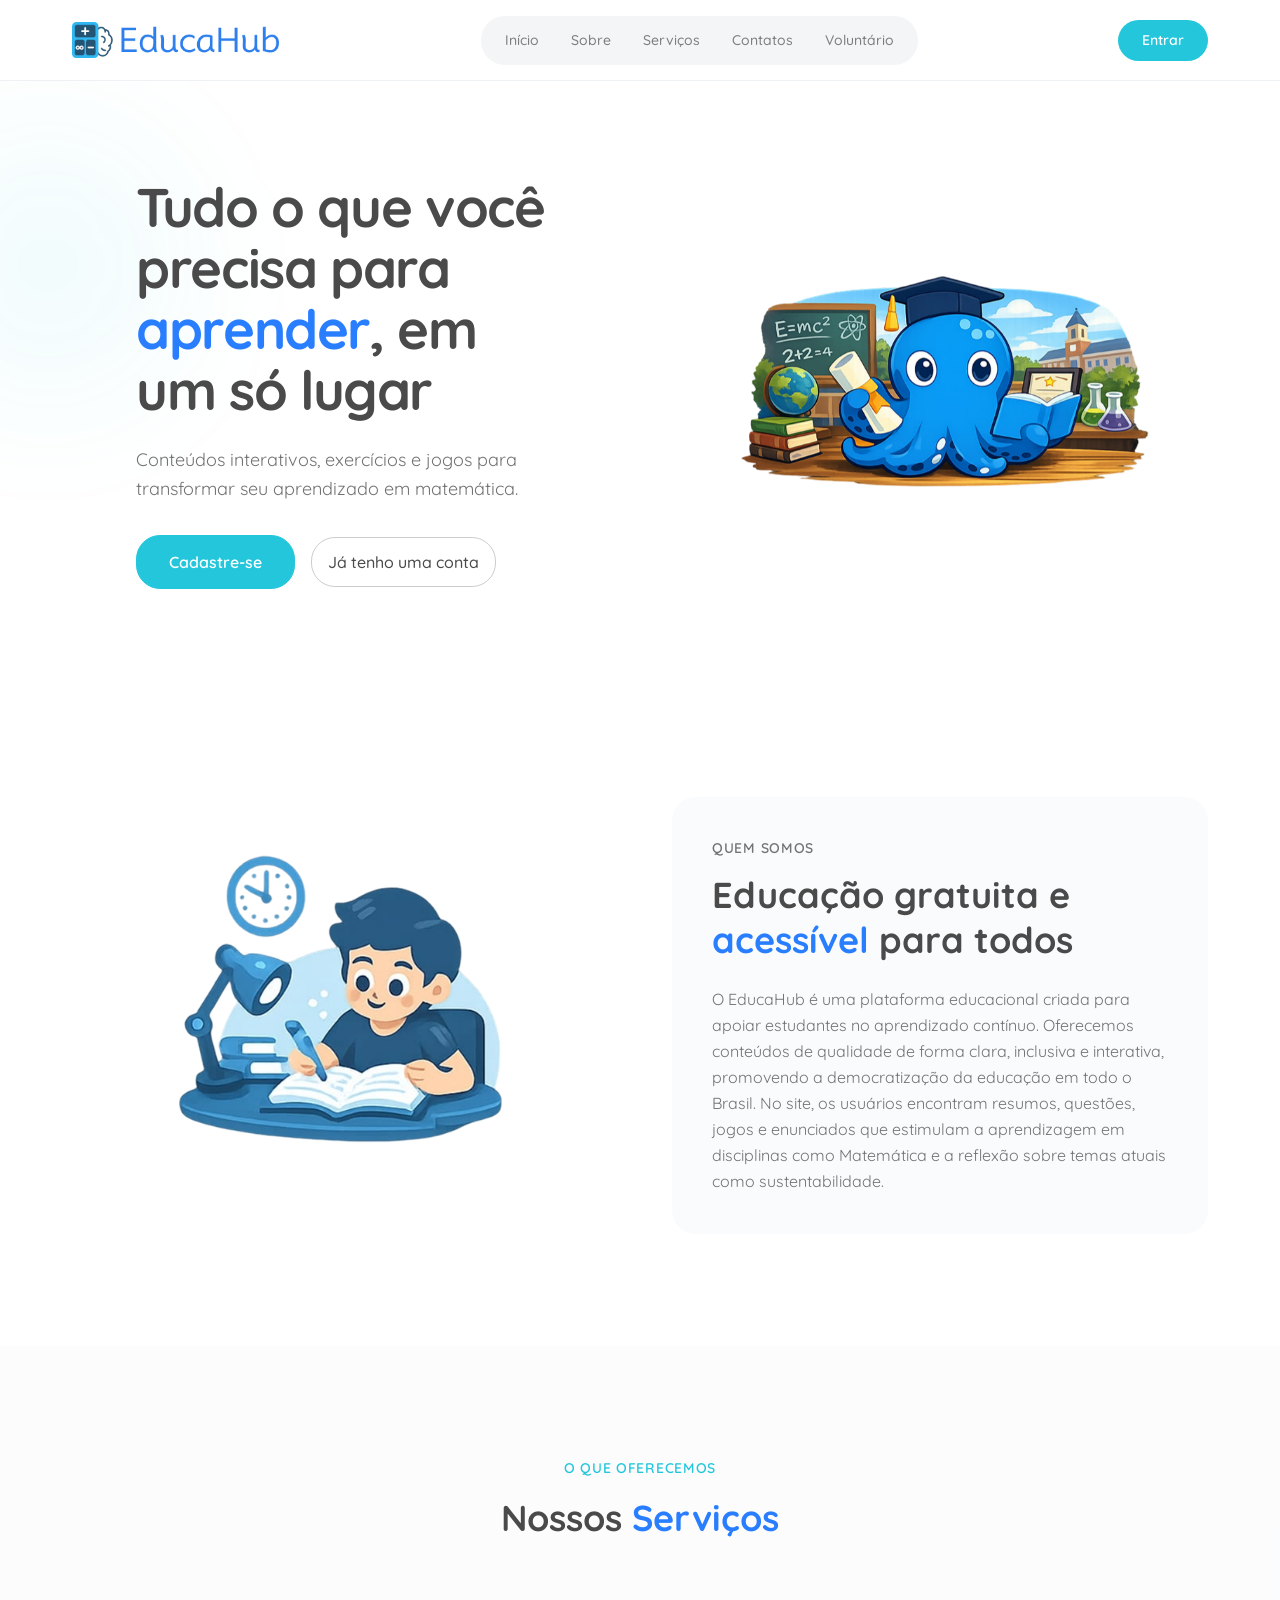
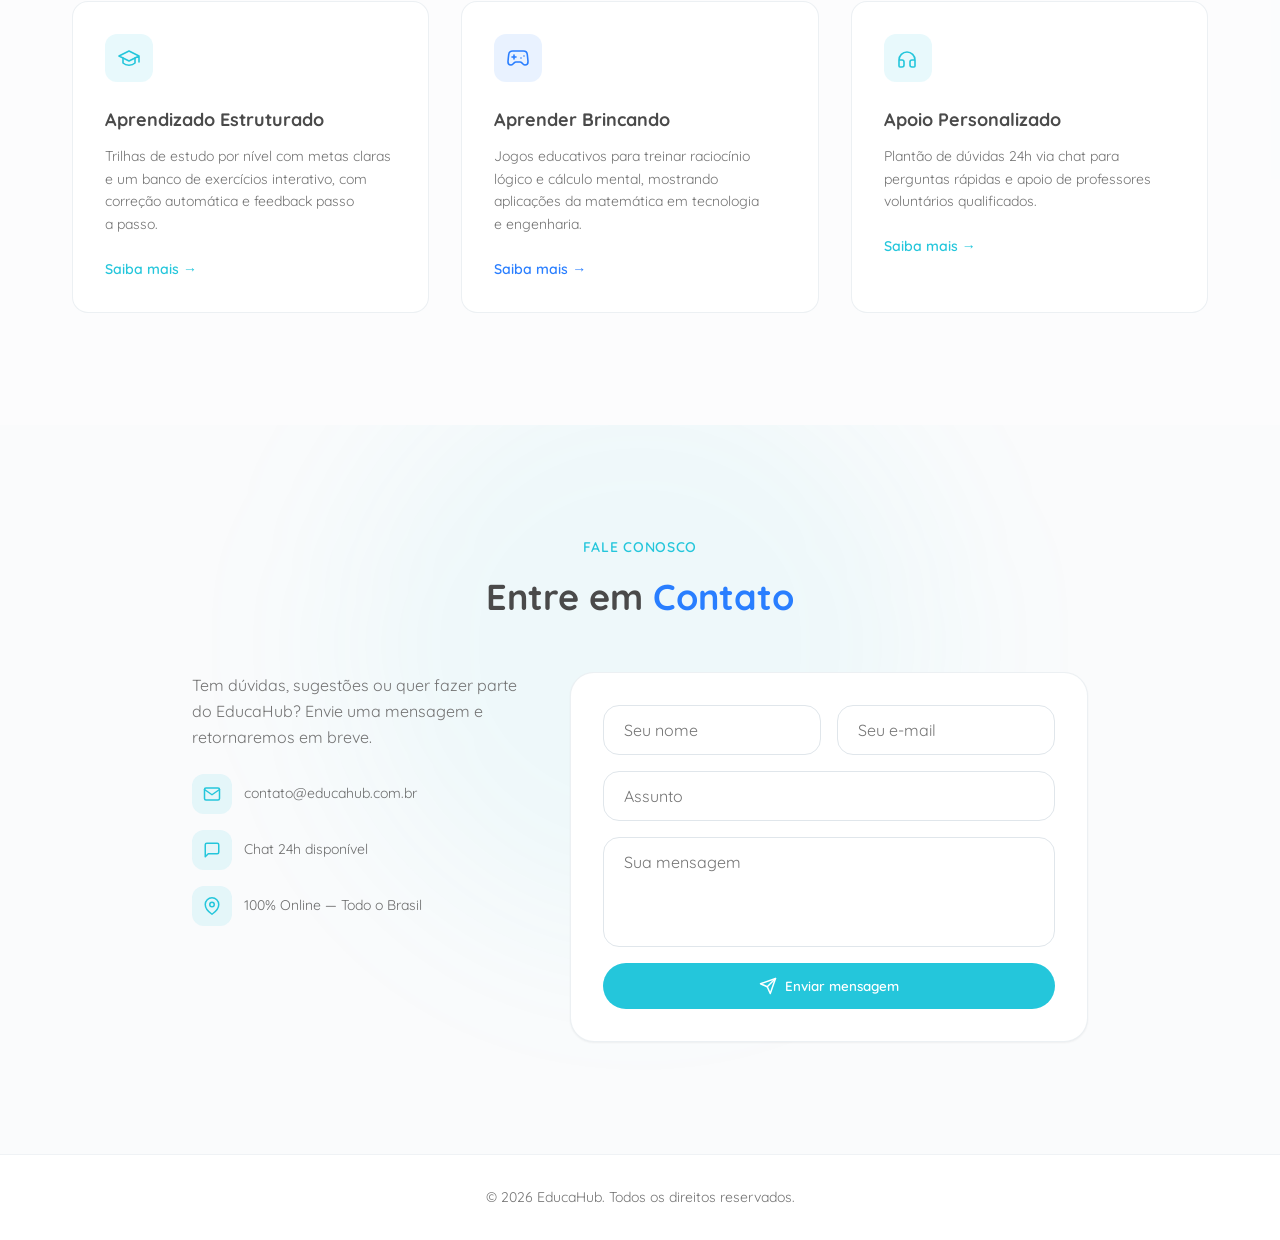
<file: educahub-static/index.html>
<!DOCTYPE html>
<html lang="pt-BR">
<head>
<link rel="icon" type="image/x-icon" href="./assets/Logo.png"/>
<meta charset="UTF-8" />
<meta name="viewport" content="width=device-width, initial-scale=1.0" />
<title>EducaHub | Página Inicial</title>
<meta name="description" content="EducaHub: plataforma educacional gratuita com conteúdos interativos, exercícios e jogos para transformar seu aprendizado em matemática." />
<link rel="stylesheet" href="styles/base.css" />
<link rel="stylesheet" href="styles/landing.css" />
</head>
<body>
<header class="site-header">
  <div class="container inner">
    <a class="logo" href="index.html"><img src="assets/logo-educahub.png" alt="EducaHub logo" /></a>
    <nav class="desktop">
      <a href="#inicio">Início</a>
      <a href="#sobre">Sobre</a>
      <a href="#servicos">Serviços</a>
      <a href="#contato">Contatos</a>
      <a href="voluntario.html">Voluntário</a>
    </nav>
    <a class="btn-primary login-btn" href="login.html">Entrar</a>
    <button class="menu-toggle" id="menuToggle" aria-label="Menu">
      <svg width="22" height="22" viewBox="0 0 24 24" fill="none" stroke="currentColor" stroke-width="2" stroke-linecap="round" stroke-linejoin="round"><line x1="3" y1="6" x2="21" y2="6"/><line x1="3" y1="12" x2="21" y2="12"/><line x1="3" y1="18" x2="21" y2="18"/></svg>
    </button>
  </div>
  <div class="mobile" id="mobileMenu">
    <a href="#inicio">Início</a>
    <a href="#sobre">Sobre</a>
    <a href="#servicos">Serviços</a>
    <a href="#contato">Contatos</a>
    <a href="voluntario.html">Voluntário</a>
    <a class="login-link" href="login.html">Entrar</a>
  </div>
</header>

<main>
  <section id="inicio" class="hero">
    <div class="blob"></div>
    <div class="container grid">
      <div class="animate-reveal-up">
        <h1>Tudo o que você precisa para <span class="text-secondary">aprender</span>, em um só lugar</h1>
        <p class="desc">Conteúdos interativos, exercícios e jogos para transformar seu aprendizado em matemática.</p>
        <div class="actions">
          <a class="signup" href="cadastro.html">Cadastre-se</a>
          <a class="login-link" href="login.html">Já tenho uma conta</a>
        </div>
      </div>
      <div class="mascot animate-reveal-up stagger-2">
        <img class="animate-float" src="assets/hero-illustration.png" alt="Polvo mascote do EducaHub com livros e símbolos educacionais" />
      </div>
    </div>
  </section>

  <section id="sobre" class="about">
    <div class="container">
      <div class="grid">
        <div class="img"><img src="assets/about-illustration.png" alt="Estudante aprendendo com livros" /></div>
        <div>
          <div class="card">
            <p class="tag">Quem somos</p>
            <h2>Educação gratuita e <span class="text-secondary">acessível</span> para todos</h2>
            <p>O EducaHub é uma plataforma educacional criada para apoiar estudantes no aprendizado contínuo. Oferecemos conteúdos de qualidade de forma clara, inclusiva e interativa, promovendo a democratização da educação em todo o Brasil. No site, os usuários encontram resumos, questões, jogos e enunciados que estimulam a aprendizagem em disciplinas como Matemática e a reflexão sobre temas atuais como sustentabilidade.</p>
          </div>
        </div>
      </div>
    </div>
  </section>

  <section id="servicos" class="services">
    <div class="container">
      <div class="heading">
        <p class="tag">O que oferecemos</p>
        <h2>Nossos <span class="text-secondary">Serviços</span></h2>
      </div>
      <div class="cards">
        <div class="service-card">
          <div class="icon-wrap icon-primary">
            <svg width="24" height="24" viewBox="0 0 24 24" fill="none" stroke="currentColor" stroke-width="1.6" stroke-linecap="round" stroke-linejoin="round"><path d="M22 10v6M2 10l10-5 10 5-10 5z"/><path d="M6 12v5c3 3 9 3 12 0v-5"/></svg>
          </div>
          <h3>Aprendizado Estruturado</h3>
          <p>Trilhas de estudo por nível com metas claras e um banco de exercícios interativo, com correção automática e feedback passo a passo.</p>
          <button class="more primary">Saiba mais →</button>
        </div>
        <div class="service-card">
          <div class="icon-wrap icon-secondary">
            <svg width="24" height="24" viewBox="0 0 24 24" fill="none" stroke="currentColor" stroke-width="1.6" stroke-linecap="round" stroke-linejoin="round"><line x1="6" y1="11" x2="10" y2="11"/><line x1="8" y1="9" x2="8" y2="13"/><line x1="15" y1="12" x2="15.01" y2="12"/><line x1="18" y1="10" x2="18.01" y2="10"/><path d="M17.32 5H6.68a4 4 0 0 0-3.978 3.59c-.006.052-.01.101-.017.152C2.604 9.416 2 14.456 2 16a3 3 0 0 0 3 3c1 0 1.5-.5 2-1l1.414-1.414A2 2 0 0 1 9.828 16h4.344a2 2 0 0 1 1.414.586L17 18c.5.5 1 1 2 1a3 3 0 0 0 3-3c0-1.545-.604-6.584-.685-7.258A4 4 0 0 0 17.32 5z"/></svg>
          </div>
          <h3>Aprender Brincando</h3>
          <p>Jogos educativos para treinar raciocínio lógico e cálculo mental, mostrando aplicações da matemática em tecnologia e engenharia.</p>
          <button class="more secondary">Saiba mais →</button>
        </div>
        <div class="service-card">
          <div class="icon-wrap icon-primary">
            <svg width="24" height="24" viewBox="0 0 24 24" fill="none" stroke="currentColor" stroke-width="1.6" stroke-linecap="round" stroke-linejoin="round"><path d="M3 14h3a2 2 0 0 1 2 2v3a2 2 0 0 1-2 2H4a1 1 0 0 1-1-1v-6a8 8 0 0 1 16 0v6a1 1 0 0 1-1 1h-2a2 2 0 0 1-2-2v-3a2 2 0 0 1 2-2h3"/></svg>
          </div>
          <h3>Apoio Personalizado</h3>
          <p>Plantão de dúvidas 24h via chat para perguntas rápidas e apoio de professores voluntários qualificados.</p>
          <button class="more primary">Saiba mais →</button>
        </div>
      </div>
    </div>
  </section>

  <section id="contato" class="contact">
    <div class="blob"></div>
    <div class="container">
      <div class="heading">
        <p class="tag">Fale conosco</p>
        <h2>Entre em <span class="text-secondary">Contato</span></h2>
      </div>
      <div class="grid">
        <div class="info">
          <p>Tem dúvidas, sugestões ou quer fazer parte do EducaHub? Envie uma mensagem e retornaremos em breve.</p>
          <div class="info-item"><span class="ico"><svg width="18" height="18" viewBox="0 0 24 24" fill="none" stroke="currentColor" stroke-width="2" stroke-linecap="round" stroke-linejoin="round"><path d="M4 4h16c1.1 0 2 .9 2 2v12c0 1.1-.9 2-2 2H4c-1.1 0-2-.9-2-2V6c0-1.1.9-2 2-2z"/><polyline points="22,6 12,13 2,6"/></svg></span><span>contato@educahub.com.br</span></div>
          <div class="info-item"><span class="ico"><svg width="18" height="18" viewBox="0 0 24 24" fill="none" stroke="currentColor" stroke-width="2" stroke-linecap="round" stroke-linejoin="round"><path d="M21 15a2 2 0 0 1-2 2H7l-4 4V5a2 2 0 0 1 2-2h14a2 2 0 0 1 2 2z"/></svg></span><span>Chat 24h disponível</span></div>
          <div class="info-item"><span class="ico"><svg width="18" height="18" viewBox="0 0 24 24" fill="none" stroke="currentColor" stroke-width="2" stroke-linecap="round" stroke-linejoin="round"><path d="M21 10c0 7-9 13-9 13s-9-6-9-13a9 9 0 0 1 18 0z"/><circle cx="12" cy="10" r="3"/></svg></span><span>100% Online — Todo o Brasil</span></div>
        </div>
        <form onsubmit="event.preventDefault()">
          <div class="row">
            <input type="text" placeholder="Seu nome" />
            <input type="email" placeholder="Seu e-mail" />
          </div>
          <input type="text" placeholder="Assunto" />
          <textarea rows="4" placeholder="Sua mensagem"></textarea>
          <button type="submit" class="send">
            <svg width="18" height="18" viewBox="0 0 24 24" fill="none" stroke="currentColor" stroke-width="2" stroke-linecap="round" stroke-linejoin="round"><line x1="22" y1="2" x2="11" y2="13"/><polygon points="22 2 15 22 11 13 2 9 22 2"/></svg>
            Enviar mensagem
          </button>
        </form>
      </div>
    </div>
  </section>
</main>

<footer class="site-footer">
  <div class="container text">© <span id="year"></span> EducaHub. Todos os direitos reservados.</div>
</footer>

<script>
  document.getElementById('year').textContent = new Date().getFullYear();
  document.getElementById('menuToggle').addEventListener('click', () => {
    document.getElementById('mobileMenu').classList.toggle('open');
  });
</script>
</body>
</html>
</file>
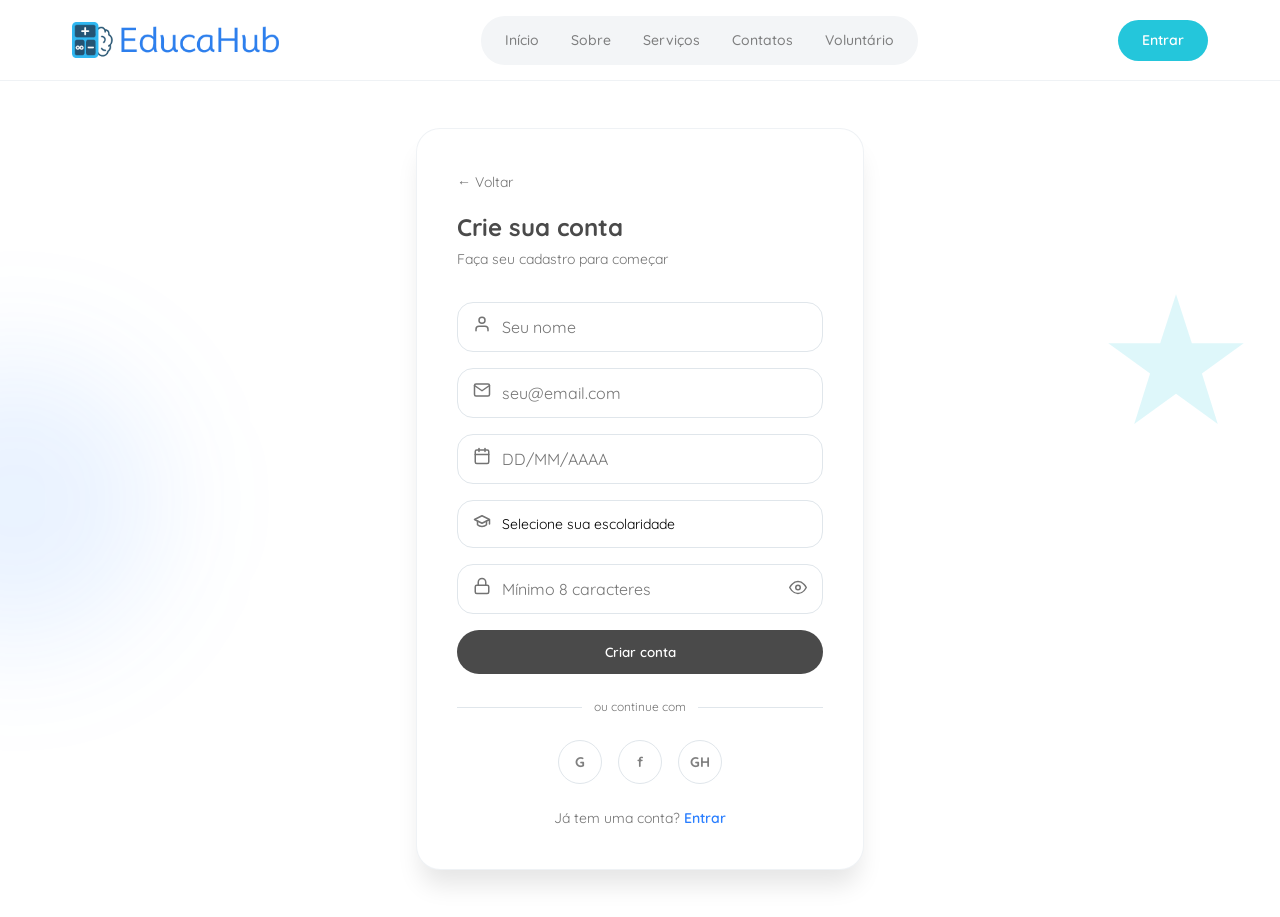
<file: educahub-static/cadastro.html>
<!DOCTYPE html>
<html lang="pt-BR">
<head>
<link rel="icon" type="image/x-icon" href="./assets/Logo.png"/>
<meta charset="UTF-8" />
<meta name="viewport" content="width=device-width, initial-scale=1.0" />
<title>EducaHub | Cadastre-se</title>
<meta name="description" content="Crie sua conta gratuita no EducaHub e comece a aprender matemática com trilhas, jogos e exercícios interativos." />
<link rel="stylesheet" href="styles/base.css" />
<link rel="stylesheet" href="styles/auth.css" />
</head>
<body>
<header class="site-header">
  <div class="container inner">
    <a class="logo" href="index.html"><img src="assets/logo-educahub.png" alt="EducaHub logo" /></a>
    <nav class="desktop">
      <a href="index.html#inicio">Início</a>
      <a href="index.html#sobre">Sobre</a>
      <a href="index.html#servicos">Serviços</a>
      <a href="index.html#contato">Contatos</a>
      <a href="voluntario.html">Voluntário</a>
    </nav>
    <a class="btn-primary login-btn" href="login.html">Entrar</a>
    <button class="menu-toggle" id="menuToggle" aria-label="Menu">
      <svg width="22" height="22" viewBox="0 0 24 24" fill="none" stroke="currentColor" stroke-width="2" stroke-linecap="round" stroke-linejoin="round"><line x1="3" y1="6" x2="21" y2="6"/><line x1="3" y1="12" x2="21" y2="12"/><line x1="3" y1="18" x2="21" y2="18"/></svg>
    </button>
  </div>
  <div class="mobile" id="mobileMenu">
    <a href="index.html#inicio">Início</a>
    <a href="index.html#sobre">Sobre</a>
    <a href="index.html#servicos">Serviços</a>
    <a href="index.html#contato">Contatos</a>
    <a href="voluntario.html">Voluntário</a>
    <a class="login-link" href="login.html">Entrar</a>
  </div>
</header>

<main class="auth-wrap">
  <div class="blob1"></div>
  <svg class="star" style="left:auto; right:2rem; top:25%; color: hsl(var(--primary)/0.15); width:9rem; height:9rem;" viewBox="0 0 100 100"><polygon points="50,3 61,37 97,37 68,58 79,93 50,72 21,93 32,58 3,37 39,37" fill="currentColor"/></svg>

  <div class="auth-card animate-reveal-up">
    <a class="auth-back" href="index.html">← Voltar</a>
    <h1>Crie sua conta</h1>
    <p class="sub">Faça seu cadastro para começar</p>
    <form class="auth-form" id="cadastroForm" onsubmit="event.preventDefault()">
      <div class="input-group">
        <span class="ico"><svg width="18" height="18" viewBox="0 0 24 24" fill="none" stroke="currentColor" stroke-width="2" stroke-linecap="round" stroke-linejoin="round"><path d="M20 21v-2a4 4 0 0 0-4-4H8a4 4 0 0 0-4 4v2"/><circle cx="12" cy="7" r="4"/></svg></span>
        <input type="text" placeholder="Seu nome" />
      </div>
      <div class="input-group">
        <span class="ico"><svg width="18" height="18" viewBox="0 0 24 24" fill="none" stroke="currentColor" stroke-width="2" stroke-linecap="round" stroke-linejoin="round"><path d="M4 4h16c1.1 0 2 .9 2 2v12c0 1.1-.9 2-2 2H4c-1.1 0-2-.9-2-2V6c0-1.1.9-2 2-2z"/><polyline points="22,6 12,13 2,6"/></svg></span>
        <input type="email" placeholder="seu@email.com" />
      </div>
      <div class="input-group">
        <span class="ico"><svg width="18" height="18" viewBox="0 0 24 24" fill="none" stroke="currentColor" stroke-width="2" stroke-linecap="round" stroke-linejoin="round"><rect x="3" y="4" width="18" height="18" rx="2" ry="2"/><line x1="16" y1="2" x2="16" y2="6"/><line x1="8" y1="2" x2="8" y2="6"/><line x1="3" y1="10" x2="21" y2="10"/></svg></span>
        <input type="text" placeholder="DD/MM/AAAA" />
      </div>
      <div class="input-group">
        <span class="ico"><svg width="18" height="18" viewBox="0 0 24 24" fill="none" stroke="currentColor" stroke-width="2" stroke-linecap="round" stroke-linejoin="round"><path d="M22 10v6M2 10l10-5 10 5-10 5z"/><path d="M6 12v5c3 3 9 3 12 0v-5"/></svg></span>
        <select>
          <option value="">Selecione sua escolaridade</option>
          <option>Ensino Fundamental</option>
          <option>Ensino Médio</option>
          <option>Ensino Superior</option>
          <option>Pós-Graduação</option>
        </select>
      </div>
      <div class="input-group">
        <span class="ico"><svg width="18" height="18" viewBox="0 0 24 24" fill="none" stroke="currentColor" stroke-width="2" stroke-linecap="round" stroke-linejoin="round"><rect x="3" y="11" width="18" height="11" rx="2" ry="2"/><path d="M7 11V7a5 5 0 0 1 10 0v4"/></svg></span>
        <input type="password" class="with-toggle" id="pwInput" placeholder="Mínimo 8 caracteres" />
        <button type="button" class="toggle" id="pwToggle" aria-label="Mostrar senha">
          <svg width="18" height="18" viewBox="0 0 24 24" fill="none" stroke="currentColor" stroke-width="2" stroke-linecap="round" stroke-linejoin="round"><path d="M1 12s4-8 11-8 11 8 11 8-4 8-11 8-11-8-11-8z"/><circle cx="12" cy="12" r="3"/></svg>
        </button>
      </div>
      <button type="submit" class="btn-dark">Criar conta</button>
    </form>
    <div class="divider"><div class="line"></div><span>ou continue com</span><div class="line"></div></div>
    <div class="social-row">
      <button class="social-btn">G</button>
      <button class="social-btn">f</button>
      <button class="social-btn">GH</button>
    </div>
    <p class="auth-foot">Já tem uma conta? <a href="login.html">Entrar</a></p>
  </div>
</main>

<script>
  document.getElementById('menuToggle').addEventListener('click', () => {
    document.getElementById('mobileMenu').classList.toggle('open');
  });
  const pwInput = document.getElementById('pwInput');
  document.getElementById('pwToggle').addEventListener('click', () => {
    pwInput.type = pwInput.type === 'password' ? 'text' : 'password';
  });

  // Redirecionar para dashboard após cadastro
  const cadastroForm = document.getElementById('cadastroForm');
  cadastroForm.addEventListener('submit', (e) => {
    e.preventDefault();
    
    // Validar se todos os campos foram preenchidos
    const inputs = cadastroForm.querySelectorAll('input[type="text"], input[type="email"], input[type="password"], select');
    let valid = true;
    
    inputs.forEach(input => {
      if (!input.value.trim()) {
        valid = false;
      }
    });
    
    if (valid) {
      // Redirecionar para o dashboard
      window.location.href = 'dashboard.html';
    } else {
      alert('Por favor, preencha todos os campos do formulário.');
    }
  });
</script>
</body>
</html>
</file>
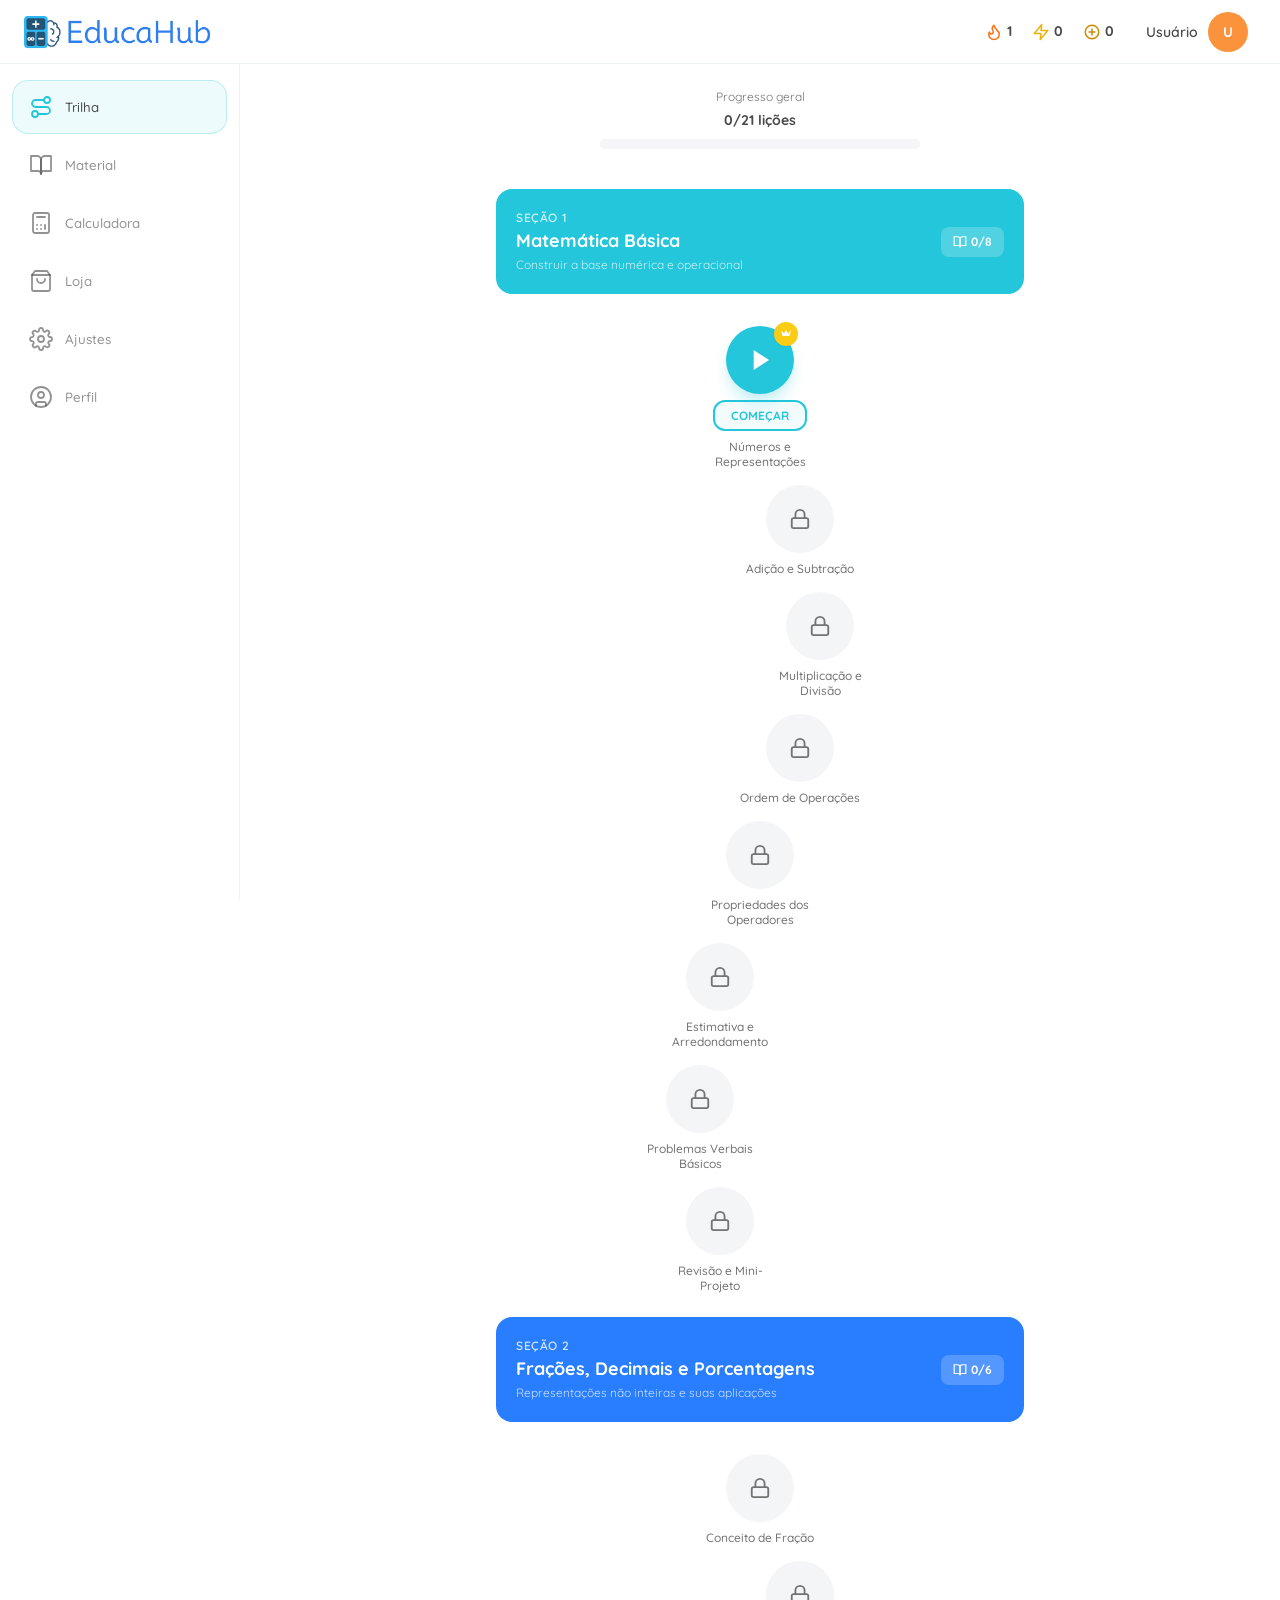
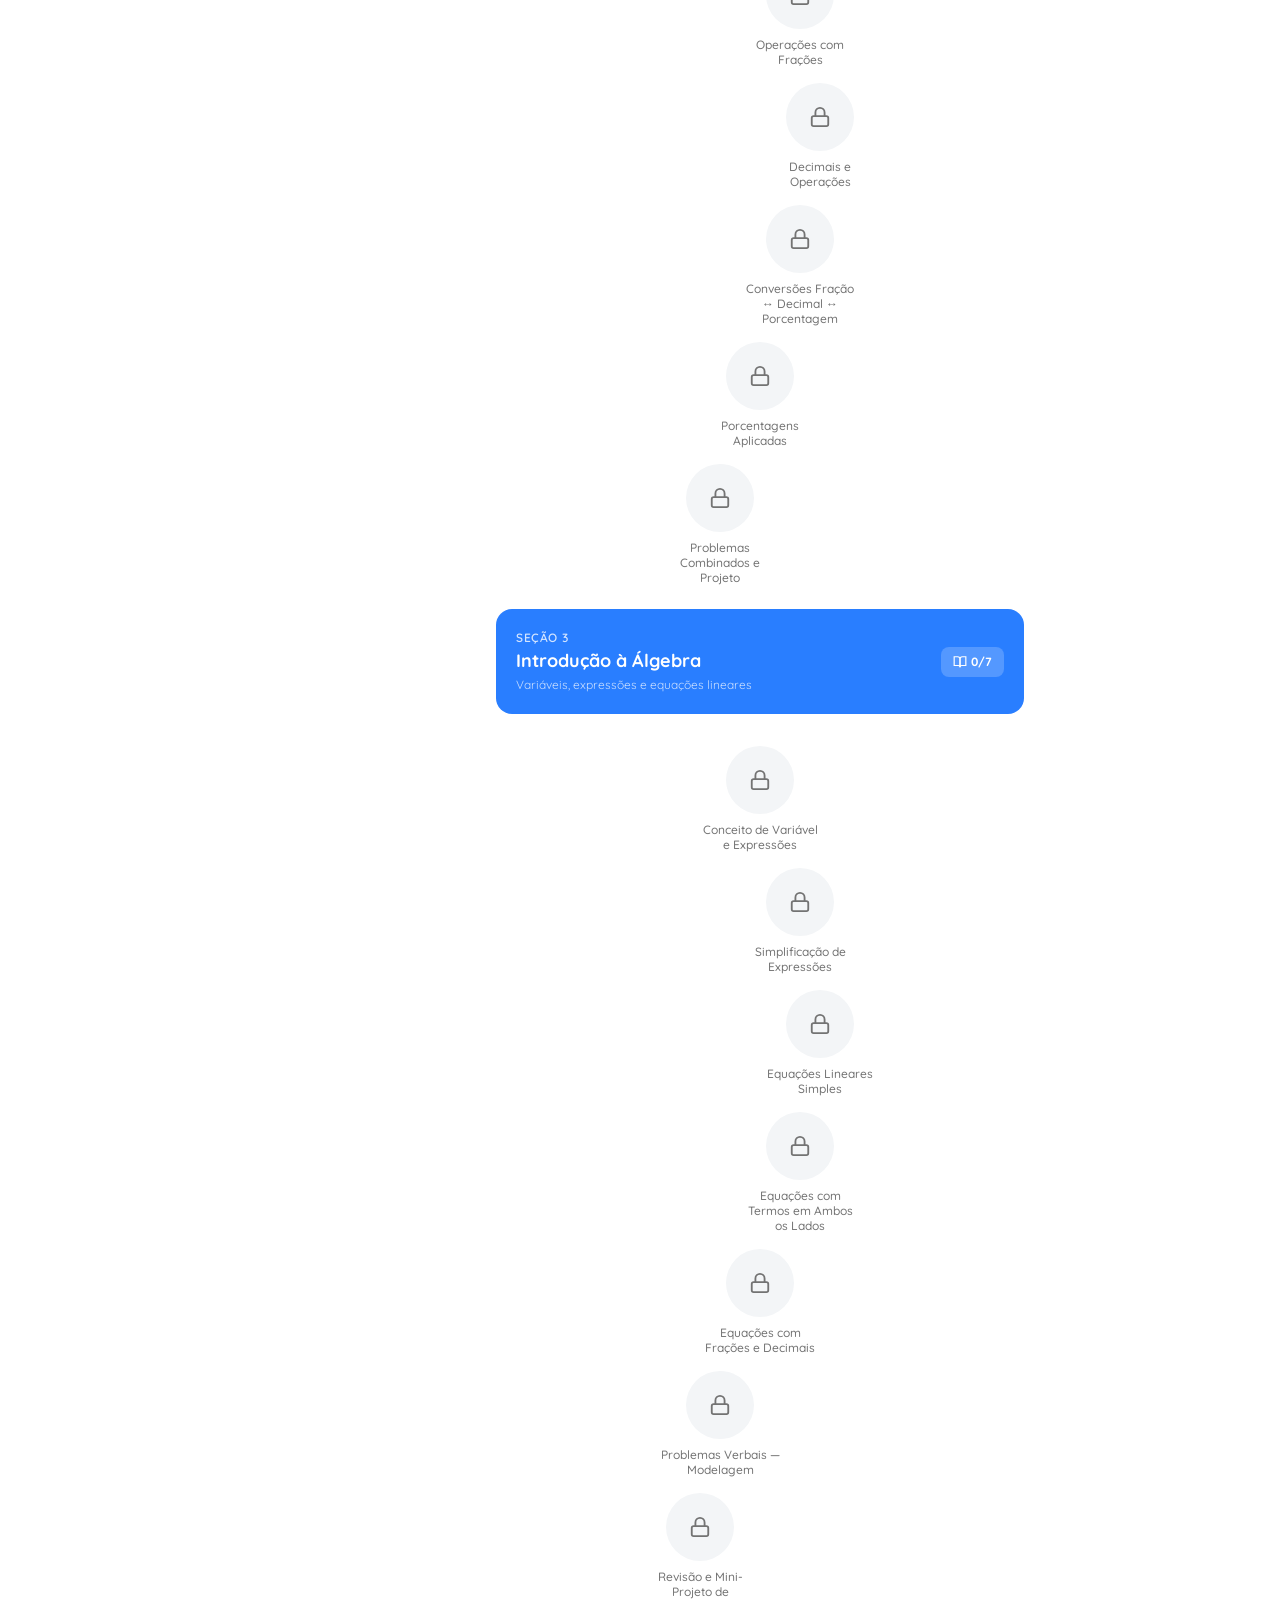
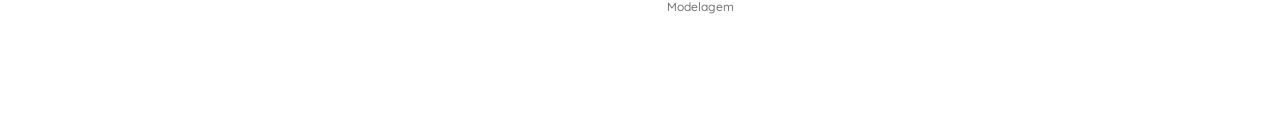
<file: educahub-static/dashboard.html>
<!DOCTYPE html>
<html lang="pt-BR">
<head>
<link rel="icon" type="image/x-icon" href="./assets/Logo.png"/>
<meta charset="UTF-8" />
<meta name="viewport" content="width=device-width, initial-scale=1.0" />
<title>EducaHub | Dashboard</title>
<link rel="stylesheet" href="styles/base.css" />
<link rel="stylesheet" href="styles/dashboard.css" />
</head>
<body>
<div class="dash-root">
  <header class="dash-topbar">
    <a class="logo" href="dashboard.html"><img src="assets/logo-educahub.png" alt="EducaHub" /></a>
    <div class="right">
      <div class="dash-stats">
        <div class="stat"><svg width="18" height="18" viewBox="0 0 24 24" fill="none" stroke="currentColor" stroke-width="2" class="text-orange" stroke-linecap="round" stroke-linejoin="round"><path d="M8.5 14.5A2.5 2.5 0 0 0 11 12c0-1.38-.5-2-1-3-1.072-2.143-.224-4.054 2-6 .5 2.5 2 4.9 4 6.5 2 1.6 3 3.5 3 5.5a7 7 0 1 1-14 0c0-1.153.433-2.294 1-3a2.5 2.5 0 0 0 2.5 2.5z"/></svg><span id="stat-streak">0</span></div>
        <div class="stat"><svg width="18" height="18" viewBox="0 0 24 24" fill="none" stroke="currentColor" stroke-width="2" class="text-yellow" stroke-linecap="round" stroke-linejoin="round"><polygon points="13 2 3 14 12 14 11 22 21 10 12 10 13 2"/></svg><span id="stat-xp">0</span></div>
        <div class="stat"><svg width="18" height="18" viewBox="0 0 24 24" fill="none" stroke="currentColor" stroke-width="2" class="text-yellow-dark" stroke-linecap="round" stroke-linejoin="round"><circle cx="12" cy="12" r="9"/><path d="M12 8v8M8 12h8"/></svg><span id="stat-coins">0</span></div>
      </div>
      <button class="dash-user" id="dash-user-button" type="button">
        <span class="name" id="topbar-username">Usuário</span>
        <span class="avatar" id="topbar-avatar">U</span>
      </button>
      <div class="dash-user-menu" id="dash-user-menu"></div>
    </div>
  </header>

  <div class="dash-body">
    <aside class="dash-sidebar">
      <button class="active" data-tab="trilha"><svg width="24" height="24" viewBox="0 0 24 24" fill="none" stroke="currentColor" stroke-width="1.8" stroke-linecap="round" stroke-linejoin="round"><circle cx="6" cy="19" r="3"/><path d="M9 19h8.5a3.5 3.5 0 0 0 0-7h-11a3.5 3.5 0 0 1 0-7H15"/><circle cx="18" cy="5" r="3"/></svg> Trilha</button>
      <button data-tab="material"><svg width="24" height="24" viewBox="0 0 24 24" fill="none" stroke="currentColor" stroke-width="1.8" stroke-linecap="round" stroke-linejoin="round"><path d="M2 3h6a4 4 0 0 1 4 4v14a3 3 0 0 0-3-3H2z"/><path d="M22 3h-6a4 4 0 0 0-4 4v14a3 3 0 0 1 3-3h7z"/></svg> Material</button>
      <button data-tab="calculadora"><svg width="24" height="24" viewBox="0 0 24 24" fill="none" stroke="currentColor" stroke-width="1.8" stroke-linecap="round" stroke-linejoin="round"><rect x="4" y="2" width="16" height="20" rx="2"/><line x1="8" y1="6" x2="16" y2="6"/><line x1="16" y1="14" x2="16" y2="18"/><path d="M8 14h.01M12 14h.01M8 18h.01M12 18h.01"/></svg> Calculadora</button>
      <button data-tab="loja"><svg width="24" height="24" viewBox="0 0 24 24" fill="none" stroke="currentColor" stroke-width="1.8" stroke-linecap="round" stroke-linejoin="round"><path d="M6 2 3 6v14a2 2 0 0 0 2 2h14a2 2 0 0 0 2-2V6l-3-4z"/><line x1="3" y1="6" x2="21" y2="6"/><path d="M16 10a4 4 0 0 1-8 0"/></svg> Loja</button>
      <button data-tab="ajustes"><svg width="24" height="24" viewBox="0 0 24 24" fill="none" stroke="currentColor" stroke-width="1.8" stroke-linecap="round" stroke-linejoin="round"><circle cx="12" cy="12" r="3"/><path d="M19.4 15a1.65 1.65 0 0 0 .33 1.82l.06.06a2 2 0 0 1-2.83 2.83l-.06-.06a1.65 1.65 0 0 0-1.82-.33 1.65 1.65 0 0 0-1 1.51V21a2 2 0 0 1-4 0v-.09A1.65 1.65 0 0 0 9 19.4a1.65 1.65 0 0 0-1.82.33l-.06.06a2 2 0 0 1-2.83-2.83l.06-.06a1.65 1.65 0 0 0 .33-1.82 1.65 1.65 0 0 0-1.51-1H3a2 2 0 0 1 0-4h.09A1.65 1.65 0 0 0 4.6 9a1.65 1.65 0 0 0-.33-1.82l-.06-.06a2 2 0 0 1 2.83-2.83l.06.06a1.65 1.65 0 0 0 1.82.33H9a1.65 1.65 0 0 0 1-1.51V3a2 2 0 0 1 4 0v.09a1.65 1.65 0 0 0 1 1.51 1.65 1.65 0 0 0 1.82-.33l.06-.06a2 2 0 0 1 2.83 2.83l-.06.06a1.65 1.65 0 0 0-.33 1.82V9a1.65 1.65 0 0 0 1.51 1H21a2 2 0 0 1 0 4h-.09a1.65 1.65 0 0 0-1.51 1z"/></svg> Ajustes</button>
      <button data-tab="perfil"><svg width="24" height="24" viewBox="0 0 24 24" fill="none" stroke="currentColor" stroke-width="1.8" stroke-linecap="round" stroke-linejoin="round"><circle cx="12" cy="12" r="10"/><circle cx="12" cy="10" r="3"/><path d="M7 20.662V19a2 2 0 0 1 2-2h6a2 2 0 0 1 2 2v1.662"/></svg> Perfil</button>
    </aside>

    <main class="dash-main">
      <div class="view active" id="view-trilha"></div>
      <div class="view" id="view-material"></div>
      <div class="view" id="view-calculadora"></div>
      <div class="view" id="view-loja"></div>
      <div class="view" id="view-ajustes"></div>
      <div class="view" id="view-perfil"></div>
    </main>
  </div>

  <nav class="bottom-nav">
    <button class="active" data-tab="trilha"><svg width="20" height="20" viewBox="0 0 24 24" fill="none" stroke="currentColor" stroke-width="2" stroke-linecap="round" stroke-linejoin="round"><circle cx="6" cy="19" r="3"/><path d="M9 19h8.5a3.5 3.5 0 0 0 0-7h-11a3.5 3.5 0 0 1 0-7H15"/><circle cx="18" cy="5" r="3"/></svg><span>Trilha</span></button>
    <button data-tab="material"><svg width="20" height="20" viewBox="0 0 24 24" fill="none" stroke="currentColor" stroke-width="2" stroke-linecap="round" stroke-linejoin="round"><path d="M2 3h6a4 4 0 0 1 4 4v14a3 3 0 0 0-3-3H2z"/><path d="M22 3h-6a4 4 0 0 0-4 4v14a3 3 0 0 1 3-3h7z"/></svg><span>Material</span></button>
    <button data-tab="calculadora"><svg width="20" height="20" viewBox="0 0 24 24" fill="none" stroke="currentColor" stroke-width="2" stroke-linecap="round" stroke-linejoin="round"><rect x="4" y="2" width="16" height="20" rx="2"/><line x1="8" y1="6" x2="16" y2="6"/></svg><span>Calculadora</span></button>
    <button data-tab="loja"><svg width="20" height="20" viewBox="0 0 24 24" fill="none" stroke="currentColor" stroke-width="2" stroke-linecap="round" stroke-linejoin="round"><path d="M6 2 3 6v14a2 2 0 0 0 2 2h14a2 2 0 0 0 2-2V6l-3-4z"/><line x1="3" y1="6" x2="21" y2="6"/><path d="M16 10a4 4 0 0 1-8 0"/></svg><span>Loja</span></button>
    <button data-tab="ajustes"><svg width="20" height="20" viewBox="0 0 24 24" fill="none" stroke="currentColor" stroke-width="2" stroke-linecap="round" stroke-linejoin="round"><circle cx="12" cy="12" r="3"/><path d="M12 1v6m0 10v6m11-11h-6M7 12H1m17.07-7.07-4.24 4.24M9.17 14.83l-4.24 4.24m0-14.14 4.24 4.24m5.66 5.66 4.24 4.24"/></svg><span>Ajustes</span></button>
    <button data-tab="perfil"><svg width="20" height="20" viewBox="0 0 24 24" fill="none" stroke="currentColor" stroke-width="2" stroke-linecap="round" stroke-linejoin="round"><circle cx="12" cy="12" r="10"/><circle cx="12" cy="10" r="3"/><path d="M7 20.662V19a2 2 0 0 1 2-2h6a2 2 0 0 1 2 2v1.662"/></svg><span>Perfil</span></button>
  </nav>
</div>

<div class="toast-container" id="toast-container"></div>
<div id="lesson-overlay-root"></div>

<script src="data/lessons.js"></script>
<script src="scripts/dashboard.js"></script>
</body>
</html>
</file>
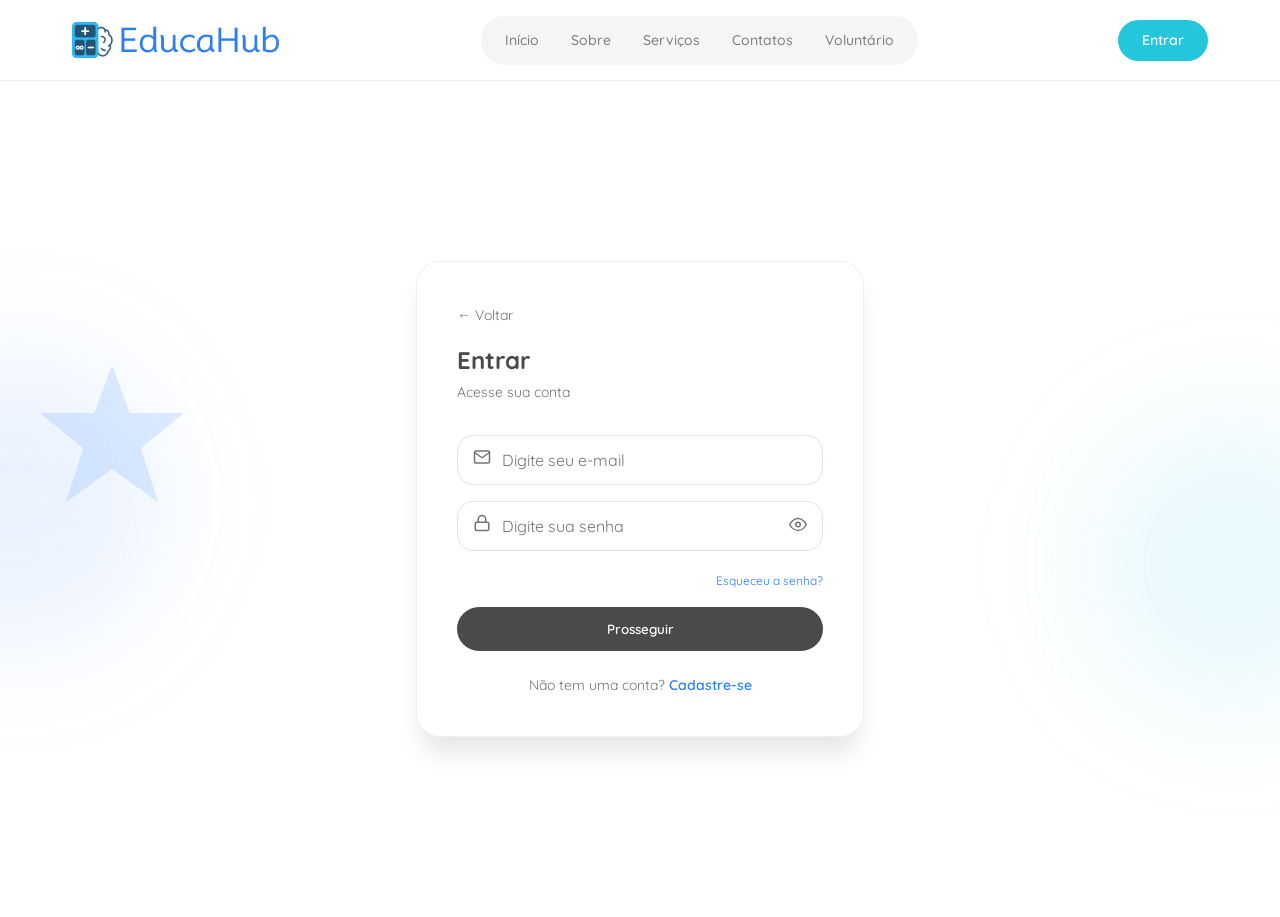
<file: educahub-static/login.html>
<!DOCTYPE html>
<html lang="pt-BR">
<head>
<link rel="icon" type="image/x-icon" href="./assets/Logo.png"/>
<meta charset="UTF-8" />
<meta name="viewport" content="width=device-width, initial-scale=1.0" />
<title>EducaHub | Entrar</title>
<meta name="description" content="Acesse sua conta no EducaHub para continuar aprendendo matemática com lições, exercícios e jogos." />
<link rel="stylesheet" href="styles/base.css" />
<link rel="stylesheet" href="styles/auth.css" />
</head>
<body>
<header class="site-header">
  <div class="container inner">
    <a class="logo" href="index.html"><img src="assets/logo-educahub.png" alt="EducaHub logo" /></a>
    <nav class="desktop">
      <a href="index.html#inicio">Início</a>
      <a href="index.html#sobre">Sobre</a>
      <a href="index.html#servicos">Serviços</a>
      <a href="index.html#contato">Contatos</a>
      <a href="voluntario.html">Voluntário</a>
    </nav>
    <a class="btn-primary login-btn" href="login.html">Entrar</a>
    <button class="menu-toggle" id="menuToggle" aria-label="Menu">
      <svg width="22" height="22" viewBox="0 0 24 24" fill="none" stroke="currentColor" stroke-width="2" stroke-linecap="round" stroke-linejoin="round"><line x1="3" y1="6" x2="21" y2="6"/><line x1="3" y1="12" x2="21" y2="12"/><line x1="3" y1="18" x2="21" y2="18"/></svg>
    </button>
  </div>
  <div class="mobile" id="mobileMenu">
    <a href="index.html#inicio">Início</a>
    <a href="index.html#sobre">Sobre</a>
    <a href="index.html#servicos">Serviços</a>
    <a href="index.html#contato">Contatos</a>
    <a href="voluntario.html">Voluntário</a>
    <a class="login-link" href="login.html">Entrar</a>
  </div>
</header>

<main class="auth-wrap">
  <div class="blob1"></div>
  <div class="blob2"></div>
  <svg class="star" viewBox="0 0 100 100"><polygon points="50,5 61,35 95,35 68,57 79,91 50,70 21,91 32,57 5,35 39,35" fill="currentColor"/></svg>

  <div class="auth-card animate-reveal-up" id="authCard">
    <a class="auth-back" href="index.html">← Voltar</a>
    
    <!-- LOGIN FORM -->
    <div id="loginForm">
      <h1>Entrar</h1>
      <p class="sub">Acesse sua conta</p>
      <form class="auth-form" onsubmit="event.preventDefault()">
        <div class="input-group">
          <span class="ico"><svg width="18" height="18" viewBox="0 0 24 24" fill="none" stroke="currentColor" stroke-width="2" stroke-linecap="round" stroke-linejoin="round"><path d="M4 4h16c1.1 0 2 .9 2 2v12c0 1.1-.9 2-2 2H4c-1.1 0-2-.9-2-2V6c0-1.1.9-2 2-2z"/><polyline points="22,6 12,13 2,6"/></svg></span>
          <input type="email" placeholder="Digite seu e-mail" />
        </div>
        <div class="input-group">
          <span class="ico"><svg width="18" height="18" viewBox="0 0 24 24" fill="none" stroke="currentColor" stroke-width="2" stroke-linecap="round" stroke-linejoin="round"><rect x="3" y="11" width="18" height="11" rx="2" ry="2"/><path d="M7 11V7a5 5 0 0 1 10 0v4"/></svg></span>
          <input type="password" class="with-toggle" id="pwInput" placeholder="Digite sua senha" />
          <button type="button" class="toggle" id="pwToggle" aria-label="Mostrar senha">
            <svg width="18" height="18" viewBox="0 0 24 24" fill="none" stroke="currentColor" stroke-width="2" stroke-linecap="round" stroke-linejoin="round"><path d="M1 12s4-8 11-8 11 8 11 8-4 8-11 8-11-8-11-8z"/><circle cx="12" cy="12" r="3"/></svg>
          </button>
        </div>
        <div class="forgot-row"><a class="link" href="#" id="forgotBtn">Esqueceu a senha?</a></div>
        <button type="submit" class="btn-dark">Prosseguir</button>
      </form>
      <p class="auth-foot">Não tem uma conta? <a href="cadastro.html">Cadastre-se</a></p>
    </div>

    <!-- RESET PASSWORD FORM -->
    <div id="resetForm" style="display: none;">
      <h1>Redefinir Senha</h1>
      <p class="sub">Digite seu e-mail para redefinir sua senha</p>
      <form class="auth-form" onsubmit="event.preventDefault()">
        <div class="input-group">
          <span class="ico"><svg width="18" height="18" viewBox="0 0 24 24" fill="none" stroke="currentColor" stroke-width="2" stroke-linecap="round" stroke-linejoin="round"><path d="M4 4h16c1.1 0 2 .9 2 2v12c0 1.1-.9 2-2 2H4c-1.1 0-2-.9-2-2V6c0-1.1.9-2 2-2z"/><polyline points="22,6 12,13 2,6"/></svg></span>
          <input type="email" id="resetEmail" placeholder="Digite seu e-mail" />
        </div>
        <button type="submit" class="btn-dark" id="resetBtn">Enviar Link de Redefinição</button>
      </form>
      <p class="auth-foot"><a class="link" href="#" id="backBtn">← Voltar ao login</a></p>
    </div>
  </div>
</main>

<script>
  document.getElementById('menuToggle').addEventListener('click', () => {
    document.getElementById('mobileMenu').classList.toggle('open');
  });
  
  const pwInput = document.getElementById('pwInput');
  document.getElementById('pwToggle').addEventListener('click', () => {
    pwInput.type = pwInput.type === 'password' ? 'text' : 'password';
  });

  // Reset Password Modal
  const loginForm = document.getElementById('loginForm');
  const resetForm = document.getElementById('resetForm');
  const forgotBtn = document.getElementById('forgotBtn');
  const backBtn = document.getElementById('backBtn');
  const resetBtn = document.getElementById('resetBtn');
  const resetEmail = document.getElementById('resetEmail');

  forgotBtn.addEventListener('click', (e) => {
    e.preventDefault();
    loginForm.style.display = 'none';
    resetForm.style.display = 'block';
  });

  backBtn.addEventListener('click', (e) => {
    e.preventDefault();
    resetForm.style.display = 'none';
    loginForm.style.display = 'block';
    resetEmail.value = '';
  });

  resetBtn.addEventListener('click', () => {
    const email = resetEmail.value;
    if (!email) {
      alert('Por favor, digite seu e-mail');
      return;
    }
    alert(`Link de redefinição enviado para ${email}`);
    resetEmail.value = '';
    resetForm.style.display = 'none';
    loginForm.style.display = 'block';
  });
</script>
</body>
</html>
</file>
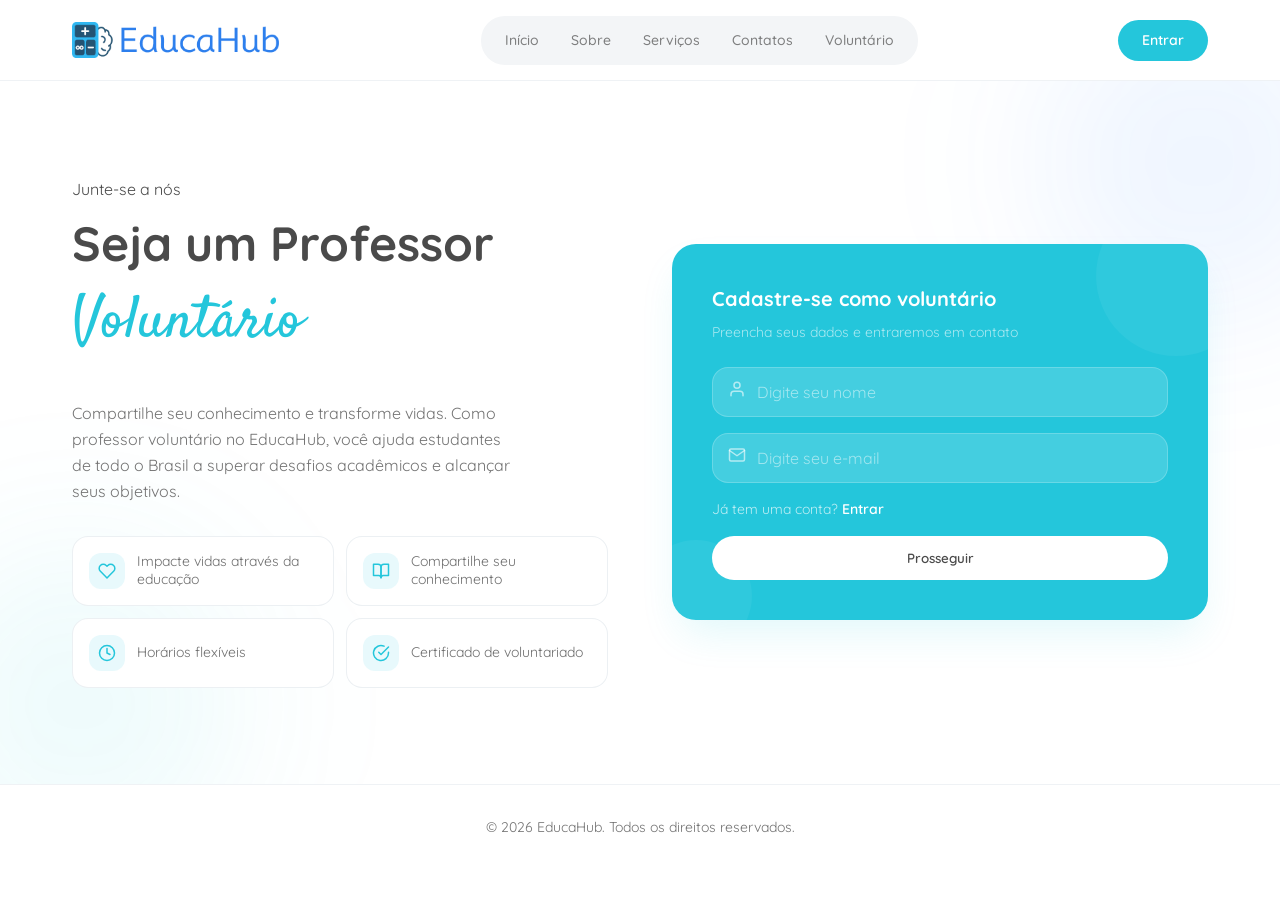
<file: educahub-static/voluntario.html>
<!DOCTYPE html>
<html lang="pt-BR">
<head>
<link rel="icon" type="image/x-icon" href="./assets/Logo.png"/>
<meta charset="UTF-8" />
<meta name="viewport" content="width=device-width, initial-scale=1.0" />
<title>EducaHub | Seja um Voluntário</title>
<meta name="description" content="Compartilhe seu conhecimento e transforme vidas como professor voluntário no EducaHub." />
<link rel="stylesheet" href="styles/base.css" />
<link rel="stylesheet" href="styles/voluntario.css" />
</head>
<body>
<header class="site-header">
  <div class="container inner">
    <a class="logo" href="index.html"><img src="assets/logo-educahub.png" alt="EducaHub logo" /></a>
    <nav class="desktop">
      <a href="index.html#inicio">Início</a>
      <a href="index.html#sobre">Sobre</a>
      <a href="index.html#servicos">Serviços</a>
      <a href="index.html#contato">Contatos</a>
      <a href="voluntario.html">Voluntário</a>
    </nav>
    <a class="btn-primary login-btn" href="login.html">Entrar</a>
    <button class="menu-toggle" id="menuToggle" aria-label="Menu">
      <svg width="22" height="22" viewBox="0 0 24 24" fill="none" stroke="currentColor" stroke-width="2" stroke-linecap="round" stroke-linejoin="round"><line x1="3" y1="6" x2="21" y2="6"/><line x1="3" y1="12" x2="21" y2="12"/><line x1="3" y1="18" x2="21" y2="18"/></svg>
    </button>
  </div>
  <div class="mobile" id="mobileMenu">
    <a href="index.html#inicio">Início</a>
    <a href="index.html#sobre">Sobre</a>
    <a href="index.html#servicos">Serviços</a>
    <a href="index.html#contato">Contatos</a>
    <a href="voluntario.html">Voluntário</a>
    <a class="login-link" href="login.html">Entrar</a>
  </div>
</header>

<main>
  <section class="volunteer-section">
    <div class="blob1"></div>
    <div class="blob2"></div>
    <div class="container grid">
      <div class="animate-reveal-up">
        <p class="tag" style="margin-bottom:1rem;">Junte-se a nós</p>
        <h1>Seja um <span class="text-secondary">Professor</span></h1>
        <p class="script">Voluntário</p>
        <p class="desc">Compartilhe seu conhecimento e transforme vidas. Como professor voluntário no EducaHub, você ajuda estudantes de todo o Brasil a superar desafios acadêmicos e alcançar seus objetivos.</p>

        <div class="benefits-grid">
          <div class="benefit"><span class="ico"><svg width="18" height="18" viewBox="0 0 24 24" fill="none" stroke="currentColor" stroke-width="2" stroke-linecap="round" stroke-linejoin="round"><path d="M20.84 4.61a5.5 5.5 0 0 0-7.78 0L12 5.67l-1.06-1.06a5.5 5.5 0 0 0-7.78 7.78l1.06 1.06L12 21.23l7.78-7.78 1.06-1.06a5.5 5.5 0 0 0 0-7.78z"/></svg></span><span>Impacte vidas através da educação</span></div>
          <div class="benefit"><span class="ico"><svg width="18" height="18" viewBox="0 0 24 24" fill="none" stroke="currentColor" stroke-width="2" stroke-linecap="round" stroke-linejoin="round"><path d="M2 3h6a4 4 0 0 1 4 4v14a3 3 0 0 0-3-3H2z"/><path d="M22 3h-6a4 4 0 0 0-4 4v14a3 3 0 0 1 3-3h7z"/></svg></span><span>Compartilhe seu conhecimento</span></div>
          <div class="benefit"><span class="ico"><svg width="18" height="18" viewBox="0 0 24 24" fill="none" stroke="currentColor" stroke-width="2" stroke-linecap="round" stroke-linejoin="round"><circle cx="12" cy="12" r="10"/><polyline points="12 6 12 12 16 14"/></svg></span><span>Horários flexíveis</span></div>
          <div class="benefit"><span class="ico"><svg width="18" height="18" viewBox="0 0 24 24" fill="none" stroke="currentColor" stroke-width="2" stroke-linecap="round" stroke-linejoin="round"><path d="M22 11.08V12a10 10 0 1 1-5.93-9.14"/><polyline points="22 4 12 14.01 9 11.01"/></svg></span><span>Certificado de voluntariado</span></div>
        </div>
      </div>

      <div class="animate-reveal-up stagger-2">
        <div class="volunteer-form-wrap">
          <div class="deco1"></div>
          <div class="deco2"></div>
          <div class="relative">
            <h2>Cadastre-se como voluntário</h2>
            <p class="formdesc">Preencha seus dados e entraremos em contato</p>
            <form class="volunteer-form" onsubmit="event.preventDefault()">
              <div class="ig">
                <span class="ico"><svg width="18" height="18" viewBox="0 0 24 24" fill="none" stroke="currentColor" stroke-width="2" stroke-linecap="round" stroke-linejoin="round"><path d="M20 21v-2a4 4 0 0 0-4-4H8a4 4 0 0 0-4 4v2"/><circle cx="12" cy="7" r="4"/></svg></span>
                <input type="text" placeholder="Digite seu nome" />
              </div>
              <div class="ig">
                <span class="ico"><svg width="18" height="18" viewBox="0 0 24 24" fill="none" stroke="currentColor" stroke-width="2" stroke-linecap="round" stroke-linejoin="round"><path d="M4 4h16c1.1 0 2 .9 2 2v12c0 1.1-.9 2-2 2H4c-1.1 0-2-.9-2-2V6c0-1.1.9-2 2-2z"/><polyline points="22,6 12,13 2,6"/></svg></span>
                <input type="email" placeholder="Digite seu e-mail" />
              </div>
              <p class="has-account">Já tem uma conta? <a href="login.html">Entrar</a></p>
              <button type="submit" class="submit">Prosseguir</button>
            </form>
          </div>
        </div>
      </div>
    </div>
  </section>
</main>

<footer class="site-footer">
  <div class="container text">© <span id="year"></span> EducaHub. Todos os direitos reservados.</div>
</footer>

<script>
  document.getElementById('year').textContent = new Date().getFullYear();
  document.getElementById('menuToggle').addEventListener('click', () => {
    document.getElementById('mobileMenu').classList.toggle('open');
  });
</script>
</body>
</html>
</file>
<file: educahub-static/styles/base.css>
@import url('https://fonts.googleapis.com/css2?family=Quicksand:wght@300;400;500;600;700&family=Satisfy&display=swap');

:root {
  --background: 0 0% 100%;
  --foreground: 0 0% 29%;
  --card: 0 0% 100%;
  --card-foreground: 0 0% 29%;
  --primary: 187 72% 50%;
  --primary-foreground: 0 0% 100%;
  --secondary: 216 100% 58%;
  --secondary-foreground: 0 0% 100%;
  --muted: 210 20% 96%;
  --muted-foreground: 0 0% 45%;
  --accent: 216 100% 58%;
  --accent-foreground: 0 0% 100%;
  --destructive: 0 84% 60%;
  --destructive-foreground: 0 0% 100%;
  --border: 210 20% 90%;
  --input: 210 20% 90%;
  --ring: 187 72% 50%;
  --radius: 1rem;
}

* { box-sizing: border-box; margin: 0; padding: 0; border-color: hsl(var(--border)); }
html { scroll-behavior: smooth; }
body {
  font-family: 'Quicksand', sans-serif;
  background: hsl(var(--background));
  color: hsl(var(--foreground));
  -webkit-font-smoothing: antialiased;
  line-height: 1.5;
}
h1,h2,h3,h4,h5,h6 { font-family: 'Quicksand', sans-serif; font-weight: 700; text-wrap: balance; }
p { text-wrap: pretty; overflow-wrap: break-word; }
a { color: inherit; text-decoration: none; }
button { font-family: inherit; cursor: pointer; border: none; background: none; color: inherit; }
input, select, textarea { font-family: inherit; font-size: 1rem; }
img { max-width: 100%; display: block; }

.container { width: 100%; max-width: 1200px; margin: 0 auto; padding: 0 1rem; }
@media (min-width: 768px) { .container { padding: 0 2rem; } }

.font-script { font-family: 'Satisfy', cursive; }
.text-gradient {
  background: linear-gradient(135deg, hsl(var(--primary)), hsl(var(--secondary)));
  -webkit-background-clip: text; background-clip: text; color: transparent;
}
.safe-bottom { padding-bottom: env(safe-area-inset-bottom, 0px); }

@keyframes reveal-up {
  from { opacity: 0; transform: translateY(20px); filter: blur(4px); }
  to { opacity: 1; transform: translateY(0); filter: blur(0); }
}
@keyframes float {
  0%,100% { transform: translateY(0); }
  50% { transform: translateY(-12px); }
}
.animate-reveal-up { animation: reveal-up 0.7s cubic-bezier(0.16,1,0.3,1) both; }
.animate-float { animation: float 6s ease-in-out infinite; }
.stagger-1 { animation-delay: 80ms; }
.stagger-2 { animation-delay: 160ms; }
.stagger-3 { animation-delay: 240ms; }
.stagger-4 { animation-delay: 320ms; }

/* Header (shared) */
.site-header {
  position: sticky; top: 0; z-index: 50;
  background: hsla(var(--background), 0.9);
  backdrop-filter: blur(12px);
  border-bottom: 1px solid hsl(var(--border) / 0.5);
}
.site-header .inner {
  display: flex; align-items: center; justify-content: space-between;
  height: 4rem;
}
@media (min-width: 768px) { .site-header .inner { height: 5rem; } }
.site-header .logo img { height: 2.5rem; object-fit: contain; }
.site-header nav.desktop {
  display: none; align-items: center;
  background: hsl(var(--muted));
  border-radius: 1.5rem; padding: 0.375rem 0.5rem;
}
@media (min-width: 768px) { .site-header nav.desktop { display: flex; } }
.site-header nav.desktop a {
  padding: 0.5rem 1rem; border-radius: 1rem;
  font-size: 0.875rem; font-weight: 500;
  color: hsl(var(--foreground) / 0.7);
  transition: all 0.2s;
}
.site-header nav.desktop a:hover { color: hsl(var(--secondary)); background: hsl(var(--background)); }
.btn-primary {
  display: inline-flex; align-items: center; justify-content: center;
  padding: 0.625rem 1.5rem; border-radius: 1.5rem;
  background: hsl(var(--primary)); color: hsl(var(--primary-foreground));
  font-weight: 600; font-size: 0.875rem;
  transition: all 0.2s; cursor: pointer;
}
.btn-primary:hover { box-shadow: 0 10px 25px -5px hsl(var(--primary) / 0.25); }
.btn-primary:active { transform: scale(0.97); }
.site-header .login-btn { display: none; }
@media (min-width: 768px) { .site-header .login-btn { display: inline-flex; } }
.site-header .menu-toggle {
  display: inline-flex; padding: 0.5rem;
  border-radius: 0.75rem;
}
.site-header .menu-toggle:hover { background: hsl(var(--muted)); }
@media (min-width: 768px) { .site-header .menu-toggle { display: none; } }
.site-header .mobile {
  display: none; border-top: 1px solid hsl(var(--border) / 0.5);
  background: hsl(var(--background)); padding: 1rem;
}
.site-header .mobile.open { display: block; animation: reveal-up 0.4s both; }
.site-header .mobile a {
  display: block; padding: 0.75rem 1rem; border-radius: 1rem;
  color: hsl(var(--foreground) / 0.7); font-weight: 500;
  margin-bottom: 0.25rem;
}
.site-header .mobile a:hover { background: hsl(var(--muted)); color: hsl(var(--secondary)); }
.site-header .mobile .login-link {
  display: block; text-align: center; margin-top: 0.75rem;
  padding: 0.75rem 1.5rem; border-radius: 1.5rem;
  background: hsl(var(--primary)); color: hsl(var(--primary-foreground));
  font-weight: 600;
}

/* Footer (shared) */
.site-footer {
  padding: 2rem 0; border-top: 1px solid hsl(var(--border) / 0.5);
}
.site-footer .text {
  text-align: center; font-size: 0.875rem;
  color: hsl(var(--muted-foreground));
}
</file>
<file: educahub-static/styles/landing.css>
/* Hero */
.hero { position: relative; overflow: hidden; padding: 4rem 0; }
@media (min-width: 768px) { .hero { padding: 6rem 0; } }
.hero .blob {
  position: absolute; top: 2.5rem; left: -6rem;
  width: 18rem; height: 18rem; border-radius: 9999px;
  background: hsl(var(--primary) / 0.05); filter: blur(60px);
}
.hero .grid {
  display: grid; grid-template-columns: 1fr; gap: 4rem; align-items: center;
  padding-left: 2rem;
}
@media (min-width: 768px) { .hero .grid { grid-template-columns: 1fr 1fr; padding-left: 4rem; } }
@media (min-width: 1024px) { .hero .grid { padding-left: 6rem; } }
.hero h1 {
  font-size: 2.25rem; font-weight: 700; line-height: 1.12;
  letter-spacing: -0.025em; margin-bottom: 1.5rem;
}
@media (min-width: 768px) { .hero h1 { font-size: 3rem; } }
@media (min-width: 1024px) { .hero h1 { font-size: 3.4rem; } }
.text-secondary { color: hsl(var(--secondary)); }
.text-primary { color: hsl(var(--primary)); }
.hero .desc {
  color: hsl(var(--muted-foreground)); font-size: 1.125rem;
  max-width: 28rem; margin-bottom: 2rem; line-height: 1.625;
}
.hero .actions { display: flex; align-items: center; gap: 1rem; flex-wrap: wrap; }
.hero .signup {
  padding: 0.875rem 2rem; border-radius: 1.5rem;
  background: hsl(var(--primary)); color: hsl(var(--primary-foreground));
  font-weight: 600; transition: all 0.2s; border: 1px solid hsl(var(--primary));
}
.hero .signup:hover { background-color: transparent; border: 1px solid rgba(0,0,0,0.2); color: hsl(var(--muted-foreground));  }
.hero .signup:active { transform: scale(0.97); }
.hero .login-link {
  border: 1px solid rgba(0,0,0,0.2); padding: 0.875rem 2rem; border-radius: 1.5rem;
  padding: 0.75rem 1rem; font-weight: 500;
  color: hsl(var(--foreground)); transition: all 0.2s;
}
.hero .login-link:hover {  background: hsl(var(--primary)); color: hsl(var(--primary-foreground));border-color: hsl(var(--primary)); ; }
.hero .mascot { display: flex; justify-content: center; }
.hero .mascot img { width: 100%; max-width: 42rem; }

/* About */
.about { padding: 5rem 0; overflow: hidden; }
@media (min-width: 768px) { .about { padding: 7rem 0; } }
.about .grid {
  display: grid; grid-template-columns: 1fr; gap: 3rem; align-items: center; 
}
@media (min-width: 768px) { .about .grid { grid-template-columns: 1fr 1fr; gap: 4rem; } }
.about .img { display: flex; justify-content: center;  }
.about .img img { width: 100%; max-width: 24rem; }
.about .card {
  background: hsl(var(--muted) / 0.4);
  border-radius: 1.5rem; padding: 2rem;
}
@media (min-width: 768px) { .about .card { padding: 2.5rem; } }
.tag {
  font-size: 0.875rem; font-weight: 600;
  color: hsl(var(--primary)); text-transform: uppercase;
  letter-spacing: 0.05em; margin-bottom: 0.75rem;
}
.about h2 {
  font-size: 1.875rem; font-weight: 700; line-height: 1.25;
  margin-bottom: 1.5rem;
}
@media (min-width: 768px) { .about h2 { font-size: 2.25rem; } }
.about .card p { color: hsl(var(--muted-foreground)); line-height: 1.625; }

/* Services */
.services {
  padding: 5rem 0; background: hsl(var(--muted) / 0.3);
  position: relative; overflow: hidden;
}
@media (min-width: 768px) { .services { padding: 7rem 0; } }
.services .heading { text-align: center; margin-bottom: 3.5rem; }
.services h2 { font-size: 1.875rem; font-weight: 700; }
@media (min-width: 768px) { .services h2 { font-size: 2.25rem; } }
.services .cards {
  display: grid; grid-template-columns: 1fr; gap: 1.5rem;
}
@media (min-width: 768px) { .services .cards { grid-template-columns: repeat(3, 1fr); gap: 2rem; } }
.service-card {
  background: hsl(var(--card)); border-radius: 1rem;
  padding: 2rem; border: 1px solid hsl(var(--border) / 0.6);
  transition: all 0.5s;
}
.service-card:hover { transform: translateY(-4px); box-shadow: 0 10px 15px -3px rgb(0 0 0 / 0.1); }
.service-card .icon-wrap {
  width: 3rem; height: 3rem; border-radius: 0.75rem;
  display: flex; align-items: center; justify-content: center;
  margin-bottom: 1.5rem;
}
.icon-primary { background: hsl(var(--primary) / 0.1); color: hsl(var(--primary)); }
.icon-secondary { background: hsl(var(--secondary) / 0.1); color: hsl(var(--secondary)); }
.service-card h3 { font-size: 1.125rem; font-weight: 700; margin-bottom: 0.75rem; }
.service-card p { color: hsl(var(--muted-foreground)); font-size: 0.875rem; line-height: 1.625; margin-bottom: 1.25rem; }
.service-card .more {
  display: inline-flex; align-items: center; gap: 0.375rem;
  font-size: 0.875rem; font-weight: 600;
}
.service-card .more.primary { color: hsl(var(--primary)); }
.service-card .more.secondary { color: hsl(var(--secondary)); }

/* Contact */
.contact {
  padding: 5rem 0; background: hsl(var(--muted) / 0.4);
  position: relative; overflow: hidden;
}
@media (min-width: 768px) { .contact { padding: 7rem 0; } }
.contact .blob {
  position: absolute; top: -5rem; left: 50%; transform: translateX(-50%);
  width: 600px; height: 600px; border-radius: 9999px;
  background: hsl(var(--primary) / 0.05); filter: blur(80px);
}
.contact .heading { text-align: center; margin-bottom: 3rem; position: relative; }
.contact h2 { font-size: 1.875rem; font-weight: 700; }
@media (min-width: 768px) { .contact h2 { font-size: 2.25rem; } }
.contact .grid {
  display: grid; grid-template-columns: 1fr; gap: 2rem;
  max-width: 56rem; margin: 0 auto; position: relative;
}
@media (min-width: 768px) { .contact .grid { grid-template-columns: 2fr 3fr; } }
.contact .info p { color: hsl(var(--muted-foreground)); line-height: 1.625; margin-bottom: 1.5rem; }
.contact .info-item {
  display: flex; align-items: center; gap: 0.75rem; margin-bottom: 1rem;
}
.contact .info-item .ico {
  width: 2.5rem; height: 2.5rem; border-radius: 0.75rem;
  background: hsl(var(--primary) / 0.1); color: hsl(var(--primary));
  display: flex; align-items: center; justify-content: center; flex-shrink: 0;
}
.contact .info-item span { font-size: 0.875rem; color: hsl(var(--foreground) / 0.8); }
.contact form {
  background: hsl(var(--card)); border-radius: 1.5rem;
  padding: 2rem; box-shadow: 0 1px 2px 0 rgb(0 0 0 / 0.05);
  border: 1px solid hsl(var(--border) / 0.6);
  display: flex; flex-direction: column; gap: 1rem;
}
.contact form .row { display: grid; grid-template-columns: 1fr; gap: 1rem; }
@media (min-width: 640px) { .contact form .row { grid-template-columns: 1fr 1fr; } }
.contact input, .contact textarea {
  width: 100%; padding: 0.875rem 1.25rem; border-radius: 1rem;
  border: 1px solid hsl(var(--border));
  background: hsl(var(--background)); color: hsl(var(--foreground));
  transition: all 0.2s; outline: none;
}
.contact input:focus, .contact textarea:focus {
  box-shadow: 0 0 0 2px hsl(var(--primary) / 0.4);
}
.contact textarea { resize: none; }
.contact .send {
  width: 100%; display: flex; align-items: center; justify-content: center;
  gap: 0.5rem; padding: 0.875rem 1.5rem; border-radius: 1.5rem;
  background: hsl(var(--primary)); color: hsl(var(--primary-foreground));
  font-weight: 600; transition: all 0.2s;
}
.contact .send:hover { box-shadow: 0 10px 25px -5px hsl(var(--primary) / 0.25); }
.contact .send:active { transform: scale(0.97); }
</file>
<file: educahub-static/styles/auth.css>
.auth-wrap {
  min-height: calc(100vh - 4rem);
  display: flex; align-items: center; justify-content: center;
  position: relative; overflow: hidden; padding: 2.5rem 1rem;
}
.auth-wrap .blob1 {
  position: absolute; left: -8rem; top: 33%;
  width: 18rem; height: 18rem; border-radius: 9999px;
  background: hsl(var(--secondary) / 0.1); filter: blur(60px);
}
.auth-wrap .blob2 {
  position: absolute; right: -6rem; bottom: 25%;
  width: 18rem; height: 18rem; border-radius: 9999px;
  background: hsl(var(--primary) / 0.1); filter: blur(60px);
}
.auth-wrap .star {
  position: absolute; left: 2rem; top: 33%;
  width: 10rem; height: 10rem;
  color: hsl(var(--secondary) / 0.15);
}
.auth-card {
  position: relative; width: 100%; max-width: 28rem;
  background: hsl(var(--card)); border-radius: 1.5rem;
  box-shadow: 0 20px 25px -5px rgb(0 0 0 / 0.1);
  border: 1px solid hsl(var(--border) / 0.5);
  padding: 2rem;
}
@media (min-width: 768px) { .auth-card { padding: 2.5rem; } }
.auth-back {
  font-size: 0.875rem; color: hsl(var(--muted-foreground));
  transition: color 0.2s;
}
.auth-back:hover { color: hsl(var(--secondary)); }
.auth-card h1 { font-size: 1.5rem; font-weight: 700; margin-top: 1rem; margin-bottom: 0.25rem; }
.auth-card .sub { color: hsl(var(--muted-foreground)); font-size: 0.875rem; margin-bottom: 2rem; }
.auth-form { display: flex; flex-direction: column; gap: 1rem; }
.input-group { position: relative; }
.input-group .ico {
  position: absolute; left: 1rem; top: 50%; transform: translateY(-50%);
  color: hsl(var(--muted-foreground)); pointer-events: none;
}
.input-group input, .input-group select {
  width: 100%; padding: 0.875rem 1rem 0.875rem 2.75rem;
  border-radius: 1rem; border: 1px solid hsl(var(--border));
  background: hsl(var(--background)); outline: none; transition: all 0.2s;
}
.input-group select { appearance: none; padding-right: 1rem; font-size: 0.875rem; }
.input-group input:focus, .input-group select:focus {
  box-shadow: 0 0 0 2px hsl(var(--primary) / 0.4);
}
.input-group .toggle {
  position: absolute; right: 1rem; top: 50%; transform: translateY(-50%);
  color: hsl(var(--muted-foreground));
}
.input-group .toggle:hover { color: hsl(var(--foreground)); }
.input-group input.with-toggle { padding-right: 2.75rem; }
.forgot-row { text-align: right; }
.forgot-row .link {
  font-size: 0.75rem; color: hsl(var(--secondary));
}
.forgot-row .link:hover { text-decoration: underline; }
.btn-dark {
  width: 100%; padding: 0.875rem; border-radius: 1.5rem;
  background: hsl(var(--foreground)); color: hsl(var(--background));
  font-weight: 600; transition: all 0.2s;
}
.btn-dark:hover { opacity: 0.9; }
.btn-dark:active { transform: scale(0.97); }
.auth-foot {
  text-align: center; font-size: 0.875rem;
  color: hsl(var(--muted-foreground)); margin-top: 1.5rem;
}
.auth-foot a { color: hsl(var(--secondary)); font-weight: 600; }
.auth-foot a:hover { text-decoration: underline; }
.divider { display: flex; align-items: center; gap: 0.75rem; margin: 1.5rem 0; }
.divider .line { flex: 1; height: 1px; background: hsl(var(--border)); }
.divider span { font-size: 0.75rem; color: hsl(var(--muted-foreground)); }
.social-row { display: flex; justify-content: center; gap: 1rem; }
.social-btn {
  width: 2.75rem; height: 2.75rem; border-radius: 9999px;
  border: 1px solid hsl(var(--border));
  display: flex; align-items: center; justify-content: center;
  font-size: 0.875rem; font-weight: 700; color: hsl(var(--foreground) / 0.7);
  transition: all 0.2s;
}
.social-btn:hover { background: hsl(var(--muted)); }
.social-btn:active { transform: scale(0.95); }
</file>
<file: educahub-static/styles/dashboard.css>
/* ============== DASHBOARD GLOBAL ============== */
.dash-root { min-height: 100vh; display: flex; flex-direction: column;}
.dash-topbar {
  height: 3.5rem; border-bottom: 1px solid hsl(var(--border) / 0.5);
  background: hsl(var(--background));
  display: flex; align-items: center; justify-content: space-between;
  padding: 0 0.75rem; position: sticky; top: 0; z-index: 50;
}
@media (min-width: 768px) { .dash-topbar { height: 4rem; padding: 0 1.5rem; } }
.dash-topbar .logo img { height: 1.75rem; }
@media (min-width: 768px) { .dash-topbar .logo img { height: 2.25rem; } }
.dash-topbar .right { display: flex; align-items: center; gap: 0.75rem; }
@media (min-width: 768px) { .dash-topbar .right { gap: 1.5rem; } }
.dash-stats { display: flex; align-items: center; gap: 0.75rem; }
@media (min-width: 768px) { .dash-stats { gap: 1.25rem; } }
.dash-stats .stat { display: flex; align-items: center; gap: 0.25rem; }
.dash-stats .stat span { font-weight: 700; font-size: 0.75rem; font-variant-numeric: tabular-nums; }
@media (min-width: 768px) { .dash-stats .stat span { font-size: 0.875rem; } }
.text-orange { color: rgb(249 115 22); }
.text-yellow { color: rgb(234 179 8); }
.text-yellow-dark { color: rgb(202 138 4); }
.dash-bell { position: relative; padding: 0.5rem; border-radius: 0.75rem; color: hsl(var(--foreground) / 0.7); }
.dash-bell:hover { background: hsl(var(--muted)); }
.dash-user { display: flex; align-items: center; gap: 0.625rem; padding: 0.375rem 0.5rem; border-radius: 1rem; position: relative; }
.dash-user:hover { background: hsl(var(--muted)); }
.dash-user .name { font-size: 0.875rem; font-weight: 600; display: none; }
@media (min-width: 768px) { .dash-user .name { display: inline; } }
.avatar { width: 2rem; height: 2rem; border-radius: 9999px;
  background: rgb(251 146 60); color: white;
  display: flex; align-items: center; justify-content: center; font-weight: 700; font-size: 0.75rem; }

.dash-user-menu { position: absolute; right: 0; top: calc(100% + 0.5rem); width: min(18rem, calc(100vw - 2rem)); background: hsl(var(--card)); border: 1px solid hsl(var(--border) / 0.7); border-radius: 1rem; box-shadow: 0 18px 40px rgba(0,0,0,.12); padding: 1rem; display: none; z-index: 200; }
.dash-user-menu.open { display: block; }
.dash-user-menu .user-summary { display: flex; align-items: center; gap: 0.75rem; margin-bottom: 0.85rem; }
.dash-user-menu .user-summary .avatar { width: 2.5rem; height: 2.5rem; font-size: 0.9rem; }
.dash-user-menu .user-summary .info { display: flex; flex-direction: column; gap: 0.15rem; }
.dash-user-menu .user-summary .info .name { font-weight: 700; }
.dash-user-menu .user-summary .info .email { font-size: 0.8rem; color: hsl(var(--muted-foreground)); word-break: break-word; }
.dash-user-menu .divider { height: 1px; background: hsl(var(--border) / 0.8); margin: 0.75rem 0; }
.dash-user-menu .menu-item { width: 100%; display: flex; align-items: center; gap: 0.75rem; text-align: left; padding: 0.75rem 0.75rem; border-radius: 0.85rem; border: none; font-weight: 600; color: hsl(var(--foreground)); background: transparent; cursor: pointer; transition: background .15s; }
.dash-user-menu .menu-item svg { color: hsl(var(--muted-foreground)); transition: color .15s; }
.dash-user-menu .menu-item:hover { background: hsl(var(--muted)); }
.dash-user-menu .menu-item:hover svg { color: hsl(var(--primary)); }
.dash-user-menu .menu-item#user-menu-logout { color: rgb(239 68 68); }
.dash-user-menu .menu-item#user-menu-logout:hover { background: rgb(239 68 68 / 0.1); }
.dash-user-menu .menu-item#user-menu-logout svg { color: rgb(239 68 68); }
@media (min-width: 768px) { .avatar { width: 2.5rem; height: 2.5rem; font-size: 0.875rem; } }

.dash-body { display: flex; flex: 1; overflow: hidden; min-height: calc(100vh - 3.5rem); }
@media (min-width: 768px) { .dash-body { min-height: calc(100vh - 4rem); } }

.dash-sidebar { position: fixed; z-index: 99; bottom: 0; top: 3.5rem; 
  width: 15rem; border-right: 1px solid hsl(var(--border) / 0.5);
  background: hsl(var(--background));
  padding: 1rem 0.75rem; display: none; flex-direction: column;
  gap: 0.25rem; flex-shrink: 0; }
@media (min-width: 768px) { .dash-sidebar { display: flex; top: 4rem; } }
.dash-sidebar button {
  display: flex; align-items: center; gap: 0.75rem;
  padding: 0.875rem 1rem; border-radius: 1rem; text-align: left;
  font-weight: 500; transition: all 0.2s;
  border: 1px solid transparent;
  color: hsl(var(--foreground) / 0.6);
}
.dash-sidebar button:hover { background: hsl(var(--muted)); }
.dash-sidebar button.active {
  background: hsl(var(--primary) / 0.08);
  border-color: hsl(var(--primary) / 0.25);
  color: hsl(var(--foreground));
}
.dash-sidebar button.active svg { color: hsl(var(--primary)); }
.dash-sidebar button[data-tab="material"].active svg { color: rgb(234 179 8); }
.dash-sidebar button[data-tab="calculadora"].active svg { color: hsl(var(--secondary)); }
.dash-sidebar button[data-tab="loja"].active svg { color: rgb(248 113 113); }
.dash-sidebar button[data-tab="ajustes"].active svg { color: hsl(var(--muted-foreground)); }
.dash-sidebar button[data-tab="perfil"].active svg { color: rgb(59 130 246); }

.dash-main { flex: 1; overflow-y: auto; background: hsl(var(--background)); padding-bottom: 4rem; }
@media (min-width: 768px) {
  .dash-main { margin-left: 15rem; padding-bottom: 0; }
}
.view { display: none; }
.view.active { display: block; }

/* ============== TRILHA ============== */
.trilha { padding: 1rem; padding-bottom: 5rem; max-width: 36rem; margin: 0 auto; }
@media (min-width: 768px) { .trilha { padding: 1.5rem; padding-bottom: 5rem; } }
.trilha .progress-block { margin-bottom: 2.5rem; text-align: center; }
.trilha .progress-block .label { font-size: 0.75rem; color: hsl(var(--muted-foreground)); margin-bottom: 0.25rem; }
.trilha .progress-block .count { font-size: 0.875rem; font-weight: 700; margin-bottom: 0.5rem; }
.trilha .progress-bar { height: 0.625rem; background: hsl(var(--muted)); border-radius: 9999px; overflow: hidden; max-width: 20rem; margin: 0 auto; }
.trilha .progress-bar .fill { height: 100%; background: hsl(var(--primary)); border-radius: 9999px; transition: width .4s; }

.section-banner {
  border-radius: 1rem; padding: 1rem; margin-bottom: 2rem;
  display: flex; flex-direction: column; gap: 0.75rem;
  color: white;
}
@media (min-width: 640px) { .section-banner { flex-direction: row; align-items: center; justify-content: space-between; padding: 1.25rem; } }
.section-banner.b0 { background: hsl(var(--primary)); }
.section-banner.b1 { background: hsl(var(--secondary)); }
.section-banner.b2 { background: hsl(var(--accent)); }
.section-banner .tag { font-size: 0.75rem; font-weight: 600; opacity: 0.8; text-transform: uppercase; letter-spacing: 0.05em; }
.section-banner h2 { font-size: 1rem; font-weight: 700; }
@media (min-width: 768px) { .section-banner h2 { font-size: 1.125rem; } }
.section-banner .sdesc { font-size: 0.75rem; opacity: 0.75; margin-top: 0.125rem; }
.section-banner .actions { display: flex; align-items: center; gap: 0.5rem; }
.section-banner .pill { background: rgba(255,255,255,0.2); border-radius: 0.5rem; padding: 0.375rem 0.75rem; font-size: 0.75rem; font-weight: 700; display: flex; align-items: center; gap: 0.25rem; color: white; }
.section-banner .pill:hover { background: rgba(255,255,255,0.3); }

.lessons-zigzag { display: flex; flex-direction: column; align-items: center; gap: 1rem; margin-bottom: 1rem; }
.lesson-node { display: flex; flex-direction: column; align-items: center; gap: 0.375rem; }
.lesson-circle { width: 68px; height: 68px; border-radius: 9999px; display: flex; align-items: center; justify-content: center; position: relative; box-shadow: 0 10px 15px -3px rgb(0 0 0 / 0.1); transition: transform .2s; }
.lesson-circle:not(:disabled):hover { transform: scale(1.1); }
.lesson-circle:disabled { cursor: not-allowed; }
.lesson-circle.s0 { background: hsl(var(--primary)); box-shadow: 0 10px 15px -3px hsl(var(--primary) / 0.3); }
.lesson-circle.s1 { background: hsl(var(--secondary)); box-shadow: 0 10px 15px -3px hsl(var(--secondary) / 0.3); }
.lesson-circle.s2 { background: hsl(var(--accent)); box-shadow: 0 10px 15px -3px hsl(var(--accent) / 0.3); }
.lesson-circle.completed { background: rgb(250 204 21); box-shadow: 0 10px 15px -3px rgb(250 204 21 / 0.4); }
.lesson-circle.locked { background: hsl(var(--muted)); box-shadow: none; }
.lesson-circle .crown { position: absolute; top: -0.25rem; right: -0.25rem; width: 1.5rem; height: 1.5rem; border-radius: 9999px; background: rgb(250 204 21); display: flex; align-items: center; justify-content: center; color: white; box-shadow: 0 1px 2px 0 rgb(0 0 0 / 0.05); }
.start-btn { padding: 0.375rem 1rem; border-radius: 0.75rem; font-size: 0.75rem; font-weight: 700; border: 2px solid hsl(var(--primary)); color: hsl(var(--primary)); background: hsl(var(--primary) / 0.05); }
.start-btn:hover { background: hsl(var(--primary) / 0.1); }
.start-btn.completed { border-color: rgb(250 204 21); color: rgb(202 138 4); background: rgb(254 252 232); }
.lesson-title { font-size: 0.75rem; font-weight: 500; text-align: center; color: hsl(var(--muted-foreground)); max-width: 7.5rem; line-height: 1.25; margin-top: 0.125rem; }

/* ============== LESSON / QUIZ ============== */
.lesson-overlay { position: fixed; inset: 0; background: hsl(var(--background)); z-index: 100; overflow-y: auto; padding: 1rem; }
.lesson-header { max-width: 42rem; margin: 0 auto 1.5rem; display: flex; align-items: center; gap: 1rem; }
.lesson-header .close { padding: 0.5rem; border-radius: 0.75rem; color: hsl(var(--muted-foreground)); }
.lesson-header .close:hover { background: hsl(var(--muted)); }
.lesson-header .progress-wrap { flex: 1; height: 0.75rem; background: hsl(var(--muted)); border-radius: 9999px; overflow: hidden; }
.lesson-header .progress-wrap .fill { height: 100%; background: hsl(var(--primary)); transition: width .4s; }
.lesson-header .hearts { display: flex; align-items: center; gap: 0.25rem; color: rgb(239 68 68); font-weight: 700; }
.quiz-card { max-width: 42rem; margin: 0 auto; }
.quiz-card .cat { font-size: 0.75rem; font-weight: 700; color: hsl(var(--primary)); letter-spacing: 0.05em; }
.quiz-card .question { font-size: 1.5rem; font-weight: 700; margin: 0.5rem 0 1.5rem; }
.quiz-card .options { display: flex; flex-direction: column; gap: 0.75rem; }
.quiz-card .opt {
  display: flex; align-items: center; gap: 0.75rem;
  padding: 1rem 1.25rem; border-radius: 1rem;
  border: 2px solid hsl(var(--border)); background: hsl(var(--background));
  text-align: left; font-size: 1rem; transition: all .15s;
}
.quiz-card .opt:hover { border-color: hsl(var(--primary)); background: hsl(var(--primary) / 0.05); }
.quiz-card .opt.selected { border-color: hsl(var(--primary)); background: hsl(var(--primary) / 0.1); }
.quiz-card .opt.correct { border-color: rgb(34 197 94); background: rgb(220 252 231); color: rgb(21 128 61); }
.quiz-card .opt.wrong { border-color: rgb(239 68 68); background: rgb(254 226 226); color: rgb(153 27 27); }
.quiz-card .opt .letter { width: 2rem; height: 2rem; border-radius: 0.5rem; background: hsl(var(--muted)); display: flex; align-items: center; justify-content: center; font-weight: 700; font-size: 0.875rem; }
.quiz-actions { display: flex; justify-content: flex-end; margin-top: 1.5rem; }
.btn-check { padding: 0.875rem 2rem; border-radius: 1rem; background: hsl(var(--primary)); color: white; font-weight: 700; transition: opacity .15s; }
.btn-check:disabled { opacity: 0.4; cursor: not-allowed; }
.btn-check:not(:disabled):hover { opacity: 0.9; }
.lesson-result { max-width: 30rem; margin: 4rem auto; text-align: center; }
.lesson-result h2 { font-size: 2rem; margin-bottom: 1rem; }
.lesson-result .reward { display: inline-flex; gap: 1.5rem; padding: 1.25rem 2rem; border-radius: 1.5rem; background: hsl(var(--primary) / 0.1); margin: 1.5rem 0; font-weight: 700; }
.lesson-result .reward span { display: flex; align-items: center; gap: 0.5rem; color: hsl(var(--primary)); }

/* ============== MATERIAL ============== */
.material { padding: 1rem; max-width: 48rem; margin: 0 auto; }
@media (min-width: 768px) { .material { padding: 2rem; } }
.material h2.title { font-size: 1.5rem; font-weight: 700; margin-bottom: 0.25rem; }
.material .subtitle { color: hsl(var(--muted-foreground)); font-size: 0.875rem; margin-bottom: 2rem; }
.material .sec { margin-bottom: 2.5rem; }
.material .sec-head { display: flex; align-items: center; gap: 0.75rem; margin-bottom: 1rem; }
.material .sec-head .ico { width: 2.5rem; height: 2.5rem; border-radius: 0.75rem; display: flex; align-items: center; justify-content: center; }
.material .sec-head h3 { font-size: 1.125rem; font-weight: 700; }
.acc-item { border: 1px solid hsl(var(--border) / 0.6); border-radius: 1rem; overflow: hidden; margin-bottom: 0.75rem; transition: box-shadow .2s; }
.acc-item.open { box-shadow: 0 4px 6px -1px rgb(0 0 0 / 0.05); }
.acc-trigger { width: 100%; padding: 1rem 1.25rem; display: flex; align-items: center; gap: 0.75rem; transition: background .15s; }
.acc-trigger:hover { background: hsl(var(--muted) / 0.4); }
.acc-trigger .num { width: 2rem; height: 2rem; border-radius: 0.5rem; background: hsl(var(--muted)); display: flex; align-items: center; justify-content: center; font-weight: 700; font-size: 0.75rem; color: hsl(var(--muted-foreground)); flex-shrink: 0; }
.acc-trigger .ttl { font-weight: 600; font-size: 0.875rem; flex: 1; text-align: left; }
.acc-trigger .chev { transition: transform .2s; color: hsl(var(--muted-foreground)); }
.acc-item.open .acc-trigger .chev { transform: rotate(180deg); }
.acc-content { display: none; padding: 0 1.25rem 1.25rem; }
.acc-item.open .acc-content { display: block; }
.acc-content .summary { background: hsl(var(--muted) / 0.5); padding: 1rem; border-radius: 0.75rem; font-size: 0.875rem; line-height: 1.5; margin-bottom: 1rem; }
.acc-content h4 { font-size: 0.75rem; font-weight: 700; color: hsl(var(--muted-foreground)); text-transform: uppercase; letter-spacing: 0.05em; margin-bottom: 0.75rem; }
.acc-content ul { list-style: none; }
.acc-content li { display: flex; gap: 0.625rem; font-size: 0.875rem; padding: 0.25rem 0; }
.acc-content li::before { content: ""; width: 6px; height: 6px; border-radius: 50%; background: hsl(var(--primary)); margin-top: 0.5rem; flex-shrink: 0; }
.bg-prim10 { background: hsl(var(--primary) / 0.1); color: hsl(var(--primary)); }
.bg-sec10 { background: hsl(var(--secondary) / 0.1); color: hsl(var(--secondary)); }
.bg-acc10 { background: hsl(var(--accent) / 0.1); color: hsl(var(--accent)); }

/* ============== CALC ============== */
.calc { padding: 1rem; max-width: 32rem; margin: 0 auto; }
@media (min-width: 768px) { .calc { padding: 2rem; } }
.calc h2 { font-size: 1.25rem; font-weight: 700; color: hsl(var(--primary)); text-align: center; margin-bottom: 1rem; }
@media (min-width: 768px) { .calc h2 { font-size: 1.5rem; margin-bottom: 1.5rem; } }
.calc-display { background: hsl(var(--card)); border: 2px solid hsl(var(--primary) / 0.3); border-radius: 1rem; padding: 0.75rem; margin-bottom: 0.75rem; position: relative; }
@media (min-width: 768px) { .calc-display { padding: 1.25rem; margin-bottom: 1rem; } }
.calc-display .hist-btn { position: absolute; left: 0.75rem; top: 0.75rem; color: hsl(var(--muted-foreground)); padding: 0.25rem; }
.calc-display .hist-btn:hover { color: hsl(var(--foreground)); }
.calc-display .val { text-align: right; font-size: 1.5rem; font-weight: 700; word-break: break-all; font-variant-numeric: tabular-nums; }
@media (min-width: 768px) { .calc-display .val { font-size: 1.875rem; } }
.calc-display .base { font-size: 0.75rem; color: hsl(var(--muted-foreground)); text-align: right; margin-bottom: 0.25rem; }
.calc-history { background: hsl(var(--card)); border: 1px solid hsl(var(--border)); border-radius: 0.75rem; padding: 0.75rem; margin-bottom: 1rem; max-height: 8rem; overflow-y: auto; }
.calc-history .h { font-size: 0.875rem; color: hsl(var(--muted-foreground)); padding: 2px 0; }
.calc-history .empty { text-align: center; font-size: 0.875rem; color: hsl(var(--muted-foreground)); }
.calc-mode { text-align: center; margin-bottom: 0.75rem; }
.calc-mode span { font-size: 0.75rem; font-weight: 500; color: hsl(var(--muted-foreground)); padding: 0.25rem 0.75rem; border-radius: 9999px; background: hsl(var(--muted)); }
.calc-grid { display: grid; gap: 0.375rem; }
.calc-row { display: grid; grid-template-columns: repeat(7, 1fr); gap: 0.25rem; }
@media (min-width: 768px) { .calc-row { gap: 0.375rem; } }
.calc-btn { padding: 0.625rem 0; border-radius: 0.5rem; font-size: 11px; transition: opacity .15s, transform .1s; background: hsl(var(--muted)); color: hsl(var(--foreground)); font-weight: 600; }
@media (min-width: 768px) { .calc-btn { padding: 0.75rem 0; border-radius: 0.75rem; font-size: 0.875rem; } }
.calc-btn:hover { opacity: 0.8; }
.calc-btn:active { transform: scale(0.95); }
.calc-btn.ac { color: hsl(var(--destructive)); font-weight: 700; }
.calc-btn.eq { background: hsl(var(--primary)); color: white; font-weight: 700; }
.calc-btn.fn { background: hsl(var(--secondary) / 0.1); color: hsl(var(--secondary)); }
.calc-btn.fn2 { background: hsl(var(--secondary) / 0.2); color: hsl(var(--secondary)); }
.calc-btn.mode-on { background: hsl(var(--primary)); color: white; }

/* ============== LOJA ============== */

.loja { padding: 1rem; }
@media (min-width: 768px) { .loja { padding: 2rem; } }
.loja h2 { font-size: 1.5rem; font-weight: 700; color: hsl(var(--primary)); text-align: center; margin-bottom: 0.5rem; }
.loja .desc { text-align: center; color: hsl(var(--muted-foreground)); font-size: 0.875rem; margin-bottom: 0.5rem; }
.loja .coins-pill { text-align: center; margin-bottom: 1.5rem; }
.loja .coins-pill span { display: inline-flex; align-items: center; gap: 0.375rem; background: rgb(254 249 195); color: rgb(161 98 7); padding: 0.375rem 1rem; border-radius: 9999px; font-size: 0.875rem; font-weight: 700; }
.loja-tabs { display: flex; flex-wrap: wrap; gap: 0.5rem; margin-bottom: 2rem; }
.loja-tabs button { padding: 0.5rem 1.25rem; border-radius: 9999px; font-size: 0.875rem; font-weight: 500; border: 1px solid hsl(var(--border)); color: hsl(var(--foreground) / 0.7); transition: all .15s; }
.loja-tabs button:hover { background: hsl(var(--muted)); }
.loja-tabs button.active { background: hsl(var(--primary)); color: white; border-color: hsl(var(--primary)); }
.loja-grid { display: grid; grid-template-columns: repeat(2, 1fr); gap: 0.75rem; }
@media (min-width: 640px) { .loja-grid { grid-template-columns: repeat(3, 1fr); } }
@media (min-width: 768px) { .loja-grid { grid-template-columns: repeat(4, 1fr); gap: 1rem; } }
.shop-item { background: hsl(var(--card)); border: 1px solid hsl(var(--border) / 0.6); border-radius: 1rem; padding: 1.25rem; display: flex; flex-direction: column; align-items: center; gap: 0.75rem; transition: box-shadow .2s; }
.shop-item:hover { box-shadow: 0 4px 6px -1px rgb(0 0 0 / 0.1); }
.shop-item.owned { border-color: hsl(var(--primary) / 0.3); background: hsl(var(--primary) / 0.05); }
.shop-visual { width: 5rem; height: 5rem; border-radius: 9999px; display: flex; align-items: center; justify-content: center; color: white; font-size: 1.875rem; font-weight: 700; box-shadow: 0 4px 6px -1px rgb(0 0 0 / 0.1); }
.shop-visual.theme, .shop-visual.power { border-radius: 1rem; }
.shop-item .name { font-size: 0.875rem; font-weight: 500; text-align: center; }
.shop-buy { display: flex; align-items: center; gap: 0.375rem; padding: 0.375rem 1rem; border-radius: 9999px; font-size: 0.75rem; font-weight: 700; background: hsl(var(--primary)); color: white; transition: opacity .15s; }
.shop-buy:hover { opacity: 0.9; }
.shop-buy.disabled { background: hsl(var(--muted)); color: hsl(var(--muted-foreground)); cursor: not-allowed; }
.shop-owned { display: inline-flex; align-items: center; gap: 0.375rem; background: hsl(var(--primary) / 0.1); color: hsl(var(--primary)); padding: 0.375rem 1rem; border-radius: 9999px; font-size: 0.75rem; font-weight: 700; }

/* avatar bgs */
.bg-pink { background: rgb(244 114 182); }
.bg-purple { background: rgb(168 85 247); }
.bg-emerald { background: rgb(52 211 153); }
.bg-teal { background: rgb(13 148 136); }
.bg-pink2 { background: rgb(236 72 153); }
.bg-yellow-bg { background: rgb(250 204 21); }
.bg-grad-night { background: linear-gradient(135deg, rgb(55 48 163), rgb(147 51 234)); }
.bg-grad-ocean { background: linear-gradient(135deg, rgb(45 212 191), rgb(103 232 249)); }
.bg-grad-sunset { background: linear-gradient(135deg, rgb(244 114 182), rgb(253 164 175)); }
.bg-grad-forest { background: linear-gradient(135deg, rgb(34 211 238), rgb(125 211 252)); }
.bg-grad-rainbow { background: linear-gradient(135deg, rgb(253 186 116), rgb(249 168 212), rgb(254 240 138)); }
.bg-orange-power { background: rgb(249 115 22); }
.bg-teal-power { background: rgb(45 212 191); }
.bg-orange-power2 { background: rgb(251 146 60); }
.bg-yellow-power { background: rgb(250 204 21); }

/* ============== AJUSTES ============== */
.ajustes { padding: 1rem; max-width: 48rem; margin: 0 auto; }
@media (min-width: 768px) { .ajustes { padding: 2rem; } }
.ajustes h2 { font-size: 1.5rem; font-weight: 700; color: hsl(var(--primary)); text-align: center; margin-bottom: 2rem; }
.set-card { background: hsl(var(--card)); border: 1px solid hsl(var(--border) / 0.6); border-radius: 1rem; padding: 1.5rem; margin-bottom: 1rem; }
.set-card .head { display: flex; align-items: center; gap: 0.75rem; margin-bottom: 1.25rem; }
.set-card .head .ico { width: 2.5rem; height: 2.5rem; border-radius: 0.75rem; display: flex; align-items: center; justify-content: center; }
.set-card .head h3 { font-size: 0.875rem; font-weight: 700; }
.set-card .head p { font-size: 0.75rem; color: hsl(var(--muted-foreground)); }
.toggle-row { display: flex; align-items: center; justify-content: space-between; padding: 0.75rem 0; border-bottom: 1px solid hsl(var(--border) / 0.4); }
.toggle-row:last-child { border-bottom: none; }
.toggle-row p.lbl { font-size: 0.875rem; font-weight: 500; }
.toggle-row p.dsc { font-size: 0.75rem; color: hsl(var(--muted-foreground)); }
.tsw { position: relative; width: 3rem; height: 1.5rem; border-radius: 9999px; background: hsl(var(--muted)); transition: background .2s; }
.tsw.on { background: hsl(var(--primary)); }
.tsw .knob { position: absolute; top: 2px; left: 2px; width: 1.25rem; height: 1.25rem; border-radius: 9999px; background: hsl(var(--background)); box-shadow: 0 1px 2px rgb(0 0 0 / 0.1); transition: transform .2s; }
.tsw.on .knob { transform: translateX(1.5rem); }
.set-row { margin-top: 1rem; }
.set-row .lbl-row { font-size: 0.75rem; color: hsl(var(--muted-foreground)); margin-bottom: 0.375rem; }
.input-x, .select-x { width: 100%; padding: 0.625rem 1rem; border-radius: 0.75rem; border: 1px solid hsl(var(--border)); background: hsl(var(--background)); color: hsl(var(--foreground)); font-size: 0.875rem; }
.input-x:focus, .select-x:focus { outline: none; box-shadow: 0 0 0 2px hsl(var(--primary) / 0.4); }
.bg-blue10 { background: rgb(59 130 246 / 0.1); color: rgb(59 130 246); }
.bg-pink10 { background: rgb(236 72 153 / 0.1); color: rgb(236 72 153); }
.bg-red10 { background: rgb(239 68 68 / 0.1); color: rgb(239 68 68); }
.bg-blue20 { background: rgb(37 99 235 / 0.1); color: rgb(37 99 235); }
.bg-teal20 { background: rgb(13 148 136 / 0.1); color: rgb(13 148 136); }

/* ============== PERFIL ============== */
.perfil { padding: 1rem; max-width: 48rem; margin: 0 auto; display: flex; flex-direction: column; gap: 1rem; }
@media (min-width: 768px) { .perfil { padding: 2rem; gap: 1.5rem; } }
.perfil-head { background: hsl(var(--card)); border: 1px solid hsl(var(--border) / 0.6); border-radius: 1rem; padding: 1.25rem; display: flex; flex-direction: column; align-items: center; gap: 1rem; }
@media (min-width: 768px) { .perfil-head { padding: 2rem; gap: 1.25rem; } }
.perfil-avatar-wrap { position: relative; }
.perfil-avatar { width: 7rem; height: 7rem; border-radius: 9999px; border: 4px solid hsl(var(--primary) / 0.3); overflow: hidden; background: hsl(var(--muted)); display: flex; align-items: center; justify-content: center; color: hsl(var(--muted-foreground)); }
.perfil-avatar .placeholder { font-size: 3rem; }
.perfil-avatar .colored { width: 100%; height: 100%; display: flex; align-items: center; justify-content: center; color: white; font-size: 2.5rem; font-weight: 700; }
.perfil-avatar-edit { position: absolute; bottom: 0; right: 0; width: 2.25rem; height: 2.25rem; border-radius: 9999px; background: hsl(var(--primary)); color: white; display: flex; align-items: center; justify-content: center; box-shadow: 0 4px 6px -1px rgb(0 0 0 / 0.15); }
.perfil-avatar-edit:hover { opacity: 0.9; }
.avatar-picker { width: 100%; max-width: 28rem; background: hsl(var(--background)); border: 1px solid hsl(var(--border)); border-radius: 0.75rem; padding: 1rem; display: flex; flex-direction: column; gap: 0.75rem; }
.avatar-picker .picker-title { text-align: center; font-size: 0.875rem; font-weight: 600; }
.avatar-picker .empty { text-align: center; font-size: 0.75rem; color: hsl(var(--muted-foreground)); padding: 1rem; }
.avatar-picker .grid { display: flex; flex-wrap: wrap; justify-content: center; gap: 0.75rem; }
.avatar-picker .av { width: 4rem; height: 4rem; border-radius: 9999px; display: flex; align-items: center; justify-content: center; color: white; font-size: 1.5rem; font-weight: 700; transition: transform .15s; }
.avatar-picker .av:hover { transform: scale(1.1); }
.avatar-picker .av.selected { box-shadow: 0 0 0 3px hsl(var(--primary)), 0 0 0 5px hsl(var(--background)); }
.avatar-picker .remove { font-size: 0.75rem; color: hsl(var(--muted-foreground)); text-align: center; }
.perfil-name-row { display: flex; align-items: center; gap: 0.5rem; }
.perfil-name-row h2 { font-size: 1.25rem; font-weight: 700; }
.perfil-name-row .icon-btn { color: hsl(var(--muted-foreground)); padding: 0.25rem; }
.perfil-bio { font-size: 0.875rem; color: hsl(var(--muted-foreground)); text-align: center; max-width: 28rem; cursor: pointer; }
.perfil-bio:hover { color: hsl(var(--foreground)); }
.perfil-title { font-size: 0.75rem; font-weight: 600; padding: 0.25rem 0.75rem; border-radius: 9999px; background: hsl(var(--primary) / 0.1); color: hsl(var(--primary)); }
.xp-card { background: hsl(var(--card)); border: 1px solid hsl(var(--border) / 0.6); border-radius: 1rem; padding: 1rem; }
@media (min-width: 768px) { .xp-card { padding: 1.5rem; } }
.xp-head { display: flex; align-items: center; gap: 0.75rem; margin-bottom: 1.25rem; }
.xp-head .ico { width: 2.5rem; height: 2.5rem; border-radius: 0.75rem; background: hsl(var(--primary) / 0.1); color: hsl(var(--primary)); display: flex; align-items: center; justify-content: center; }
.xp-head h3 { font-size: 0.875rem; font-weight: 700; }
.xp-head p { font-size: 0.75rem; color: hsl(var(--muted-foreground)); }
.xp-row { display: flex; align-items: end; justify-content: space-between; margin-bottom: 0.75rem; }
.xp-row .level-num { font-size: 2.25rem; font-weight: 800; color: hsl(var(--primary)); }
.xp-bar { width: 100%; height: 1rem; border-radius: 9999px; background: hsl(var(--muted)); overflow: hidden; }
.xp-bar .fill { height: 100%; background: linear-gradient(to right, hsl(var(--primary)), hsl(var(--secondary))); transition: width .7s; }
.stats-grid { display: grid; grid-template-columns: repeat(3, 1fr); gap: 0.5rem; }
@media (min-width: 768px) { .stats-grid { gap: 1rem; } }
.stat-card { background: hsl(var(--card)); border: 1px solid hsl(var(--border) / 0.6); border-radius: 1rem; padding: 0.75rem; display: flex; flex-direction: column; align-items: center; gap: 0.375rem; }
@media (min-width: 768px) { .stat-card { padding: 1.25rem; gap: 0.5rem; } }
.stat-card .ico { width: 2.5rem; height: 2.5rem; border-radius: 0.75rem; display: flex; align-items: center; justify-content: center; }
.stat-card .v { font-size: 1.125rem; font-weight: 800; }
@media (min-width: 768px) { .stat-card .v { font-size: 1.5rem; } }
.stat-card .l { font-size: 0.75rem; color: hsl(var(--muted-foreground)); }
.badges-grid { display: grid; grid-template-columns: repeat(2, 1fr); gap: 0.75rem; }
@media (min-width: 640px) { .badges-grid { grid-template-columns: repeat(3, 1fr); } }
.badge-card { display: flex; align-items: center; gap: 0.75rem; padding: 0.75rem; border-radius: 0.75rem; border: 1px solid hsl(var(--border) / 0.6); background: hsl(var(--background)); }
.badge-card.locked { opacity: 0.5; background: hsl(var(--muted) / 0.3); border-color: hsl(var(--border) / 0.3); }
.badge-card .ico { width: 2.25rem; height: 2.25rem; border-radius: 0.5rem; display: flex; align-items: center; justify-content: center; }
.badge-card .lbl { font-size: 0.75rem; font-weight: 600; }
.badge-card .lvl { font-size: 10px; color: hsl(var(--muted-foreground)); }

/* ============== BOTTOM NAV ============== */
.bottom-nav { position: fixed; bottom: 0; left: 0; right: 0; z-index: 50; background: hsl(var(--background)); border-top: 1px solid hsl(var(--border) / 0.5); display: flex; align-items: center; justify-content: space-around; padding: 0.375rem 0.25rem; padding-bottom: calc(0.375rem + env(safe-area-inset-bottom, 0px)); }
@media (min-width: 768px) { .bottom-nav { display: none; } }
.bottom-nav button { display: flex; flex-direction: column; align-items: center; gap: 0.125rem; padding: 0.375rem 0.5rem; border-radius: 0.75rem; flex: 1; min-width: 0; color: hsl(var(--muted-foreground)); }
.bottom-nav button.active { color: hsl(var(--primary)); }
.bottom-nav span { font-size: 10px; font-weight: 500; width: 100%; text-align: center; white-space: nowrap; overflow: hidden; text-overflow: ellipsis; }

/* ============== TOAST ============== */
.toast-container { position: fixed; top: 1rem; right: 1rem; z-index: 200; display: flex; flex-direction: column; gap: 0.5rem; }
.toast { padding: 0.75rem 1.25rem; border-radius: 0.75rem; background: hsl(var(--card)); border: 1px solid hsl(var(--border)); box-shadow: 0 4px 6px -1px rgb(0 0 0 / 0.1); font-size: 0.875rem; max-width: 20rem; animation: reveal-up .3s; }
.toast.success { border-left: 4px solid hsl(var(--primary)); }
.toast.error { border-left: 4px solid hsl(var(--destructive)); }
.toast.info { border-left: 4px solid hsl(var(--secondary)); }

/* ============== DARK ============== */
.dark {
  --background: 220 26% 14%;
  --foreground: 0 0% 95%;
  --card: 220 26% 18%;
  --card-foreground: 0 0% 95%;
  --muted: 220 13% 25%;
  --muted-foreground: 0 0% 70%;
  --border: 220 13% 25%;
  --input: 220 13% 25%;
}
</file>
<file: educahub-static/styles/voluntario.css>
.volunteer-section {
  flex: 1; padding: 4rem 0; position: relative; overflow: hidden;
}
@media (min-width: 768px) { .volunteer-section { padding: 6rem 0; } }
.volunteer-section .blob1 {
  position: absolute; top: -5rem; right: -5rem;
  width: 20rem; height: 20rem; border-radius: 9999px;
  background: hsl(var(--secondary) / 0.08); filter: blur(80px);
}
.volunteer-section .blob2 {
  position: absolute; bottom: -5rem; left: -5rem;
  width: 20rem; height: 20rem; border-radius: 9999px;
  background: hsl(var(--primary) / 0.08); filter: blur(80px);
}
.volunteer-section .grid {
  display: grid; grid-template-columns: 1fr; gap: 3rem; align-items: center;
  position: relative;
}
@media (min-width: 768px) { .volunteer-section .grid { grid-template-columns: 1fr 1fr; gap: 4rem; } }
.volunteer-section h1 {
  font-size: 2.25rem; font-weight: 700; line-height: 1.1;
  margin-bottom: 0.5rem;
}
@media (min-width: 768px) { .volunteer-section h1 { font-size: 3rem; } }
.volunteer-section .script {
  font-family: 'Satisfy', cursive;
  font-size: 3rem; color: hsl(var(--primary));
  margin: 0.25rem 0 2rem;
}
@media (min-width: 768px) { .volunteer-section .script { font-size: 3.75rem; } }
.volunteer-section .desc {
  color: hsl(var(--muted-foreground)); line-height: 1.625;
  max-width: 28rem; margin-bottom: 2rem;
}
.benefits-grid {
  display: grid; grid-template-columns: 1fr 1fr; gap: 0.75rem;
}
.benefit {
  display: flex; align-items: center; gap: 0.75rem;
  background: hsl(var(--card)); border-radius: 1rem;
  border: 1px solid hsl(var(--border) / 0.6);
  padding: 1rem; transition: all 0.2s;
}
.benefit:hover { box-shadow: 0 1px 2px 0 rgb(0 0 0 / 0.05); }
.benefit .ico {
  width: 2.25rem; height: 2.25rem; border-radius: 0.75rem;
  background: hsl(var(--primary) / 0.1); color: hsl(var(--primary));
  display: flex; align-items: center; justify-content: center; flex-shrink: 0;
}
.benefit span {
  font-size: 0.875rem; color: hsl(var(--foreground) / 0.8); line-height: 1.25;
}

.volunteer-form-wrap {
  background: hsl(var(--primary)); border-radius: 1.5rem;
  padding: 2rem; box-shadow: 0 20px 40px -10px hsl(var(--primary) / 0.15);
  position: relative; overflow: hidden;
}
@media (min-width: 768px) { .volunteer-form-wrap { padding: 2.5rem; } }
.volunteer-form-wrap .deco1 {
  position: absolute; top: -3rem; right: -3rem;
  width: 10rem; height: 10rem; border-radius: 9999px;
  background: hsl(var(--primary-foreground) / 0.05);
}
.volunteer-form-wrap .deco2 {
  position: absolute; bottom: -2rem; left: -2rem;
  width: 7rem; height: 7rem; border-radius: 9999px;
  background: hsl(var(--primary-foreground) / 0.05);
}
.volunteer-form-wrap .relative { position: relative; }
.volunteer-form-wrap h2 {
  font-size: 1.25rem; font-weight: 700;
  color: hsl(var(--primary-foreground)); margin-bottom: 0.5rem;
}
.volunteer-form-wrap .formdesc {
  color: hsl(var(--primary-foreground) / 0.6);
  font-size: 0.875rem; margin-bottom: 1.5rem;
}
.volunteer-form { display: flex; flex-direction: column; gap: 1rem; }
.volunteer-form .ig { position: relative; }
.volunteer-form .ig .ico {
  position: absolute; left: 1rem; top: 50%; transform: translateY(-50%);
  color: hsl(var(--primary-foreground) / 0.6);
}
.volunteer-form input, .volunteer-form select {
  width: 100%; padding: 0.875rem 1rem 0.875rem 2.75rem;
  border-radius: 1rem;
  background: hsl(var(--primary-foreground) / 0.15);
  border: 1px solid hsl(var(--primary-foreground) / 0.2);
  color: hsl(var(--primary-foreground));
  outline: none; transition: all 0.2s;
}
.volunteer-form input::placeholder { color: hsl(var(--primary-foreground) / 0.5); }
.volunteer-form select { appearance: none; }
.volunteer-form select option { color: hsl(var(--foreground)); }
.volunteer-form input:focus, .volunteer-form select:focus {
  box-shadow: 0 0 0 2px hsl(var(--primary-foreground) / 0.3);
}
.volunteer-form .has-account {
  color: hsl(var(--primary-foreground) / 0.7); font-size: 0.875rem;
}
.volunteer-form .has-account a {
  color: hsl(var(--primary-foreground)); font-weight: 600;
}
.volunteer-form .has-account a:hover { text-decoration: underline; }
.volunteer-form .submit {
  width: 100%; padding: 0.875rem; border-radius: 1.5rem;
  background: hsl(var(--background)); color: hsl(var(--foreground));
  font-weight: 600; transition: all 0.2s;
}
.volunteer-form .submit:hover { opacity: 0.9; }
.volunteer-form .submit:active { transform: scale(0.97); }
</file>
